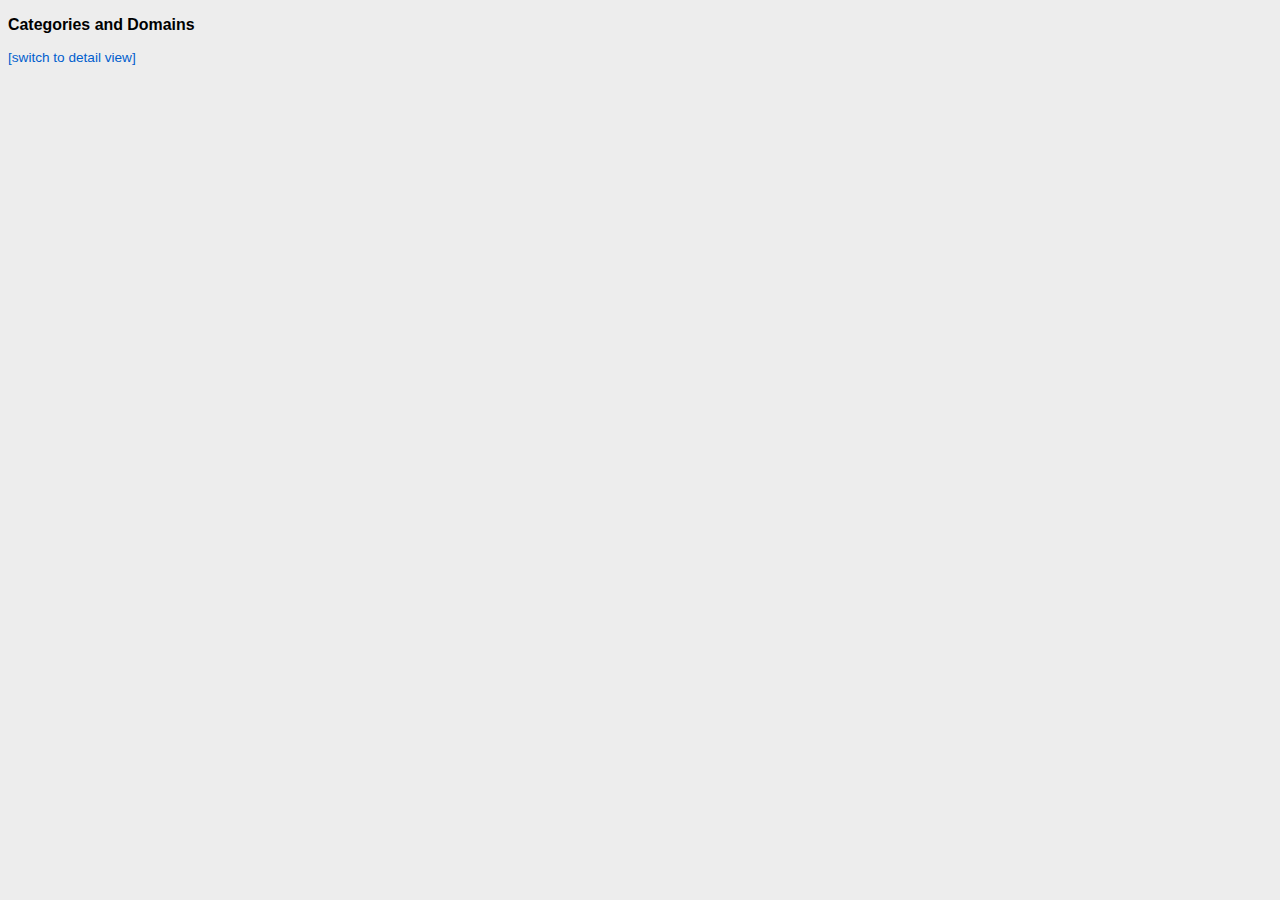
<file: static/apps/matchmaker/mjt/examples/schemas/index.html>
<!DOCTYPE html PUBLIC "-//W3C//DTD XHTML 1.0 Transitional//EN"
	"http://www.w3.org/TR/xhtml1/DTD/xhtml1-transitional.dtd">
<html xmlns="http://www.w3.org/1999/xhtml" xml:lang="en" lang="en">
<head>
<meta http-equiv="Content-Type" content="text/html; charset=utf-8"></meta>
<title>All domains</title>
<script type="text/javascript" src="../../mjt.js"></script>
<script type="text/javascript" src="./util.js"></script>
<link type="text/css" rel="stylesheet" href="chrome.css" />
</head>

<body onload="mjt.run('top')">

<div id="top" style="display:none;"> 
<h3>Categories and Domains</h3>
<a href="all_domains_detail.html">[switch to detail view]</a> 
    <div mjt.script="1">document.title='all domains';</div>
    <div mjt.task="o">
       mjt.freebase.MqlRead([{
         "type":"/freebase/domain_category",
         "name":null,
         "id":null,
         "domains":[{
           "type":"/type/domain",
           "id":null,
           "name":null,
           "types":[],
           "owners":[{
             "optional":true,
             "name":null,
             "id":null,
             "member":[{
               "optional":true,
               "name":null,
               "sort":"name",
               "id":null,
               "a:type":"/freebase/user_profile"
             }]
           }]
         }]
       }])
    </div>

    <table mjt.for="category in o.result" cellpadding="2">
   
      <tr><td>&nbsp;</td></tr>
      <tr>
        <td width="20"></td><td width="150" align="left"><b>$category.name</b>
          <div mjt.script="">
            function compareCounts(a,b) {
              if (a.types.length &lt; b.types.length) return 1;
              if (a.types.length &gt; b.types.length) return -1;
              return 0;
            }
            category.domains.sort(compareCounts);
          </div>
        </td>
        <td align="right"><b>types</b></td>
        <td align="left">&nbsp;<b>key</b></td>
        <td align="left"><b>admins</b></td>
      </tr>
      <tr mjt.for="domain in category.domains">
        <td width="20">        
        </td>
        <td width="150" align="left">
          <a href="domain.html?id=$domain.id">
             $domain.name</a>
        </td>     
        <td align="right" width="30">
          $domain.types.length
        </td>
        <td width="150" align="left">
          &nbsp;$domain.id
        </td>
        <td><span mjt.for="owner in domain.owners">
              <span mjt.for="i,member in owner.member"><span mjt.if="i &gt; 0">,</span><a href="http://www.freebase.com/view$member.id">
                  $member.name</a></span></span></td>
      </tr>
    </table>
</div>

</body>
</html>
</file>
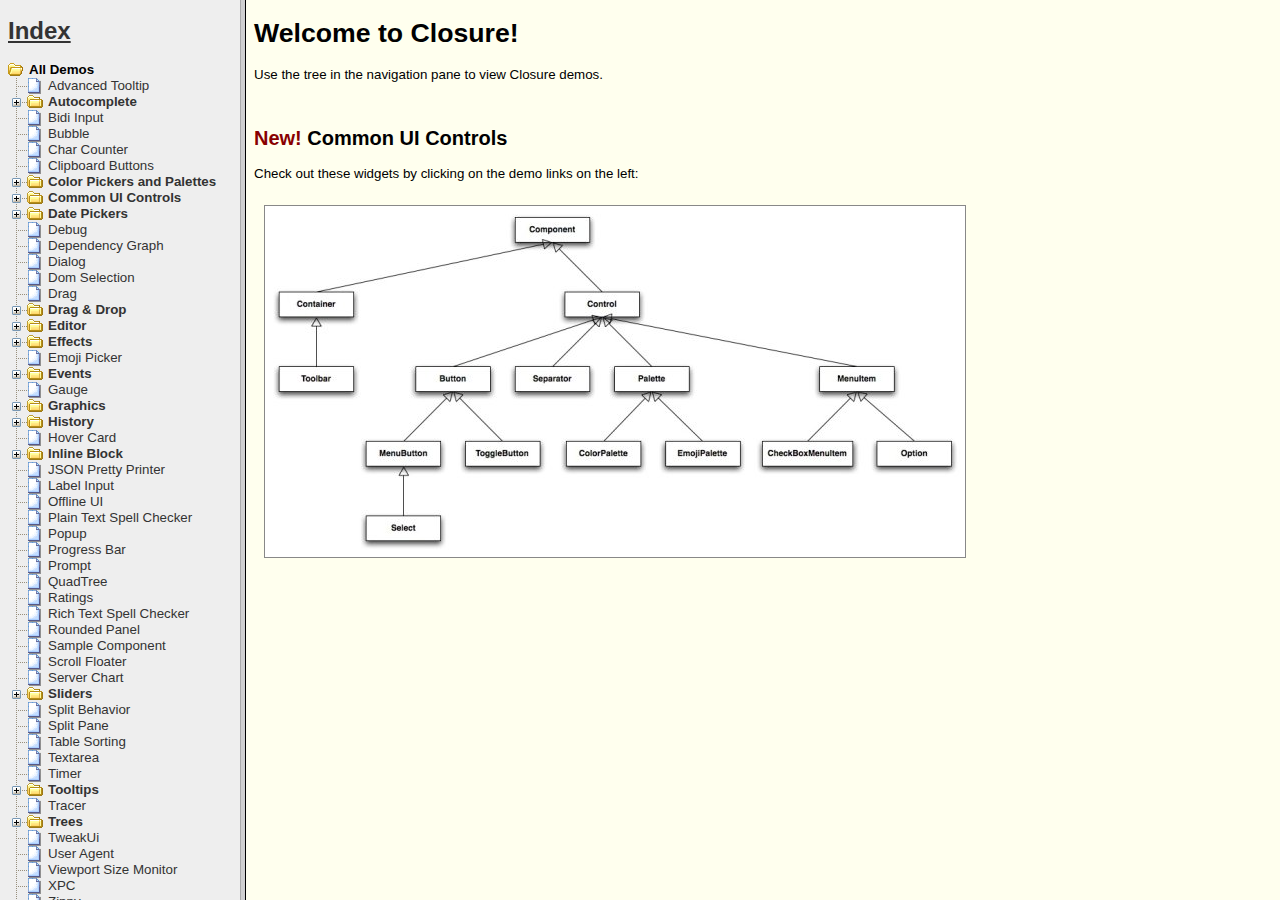
<file: static/lib/closure-library/closure/goog/demos/index.html>
<!DOCTYPE html>
<html>
<!--
Copyright 2010 The Closure Library Authors. All Rights Reserved.

Use of this source code is governed by the Apache License, Version 2.0.
See the COPYING file for details.
-->
<head>
  <title>Closure Demos</title>
</head>
<frameset cols="240,*">
  <!-- Old school, but it works a lot better than the old page... -->
  <frame name="nav" id="nav" src="index_nav.html">
  <frame name="demo" id="demo" src="index_splash.html">
  <noframes>
    Are you kidding me?  No frames?!?
  </noframes>
</frameset>
</html>
</file>
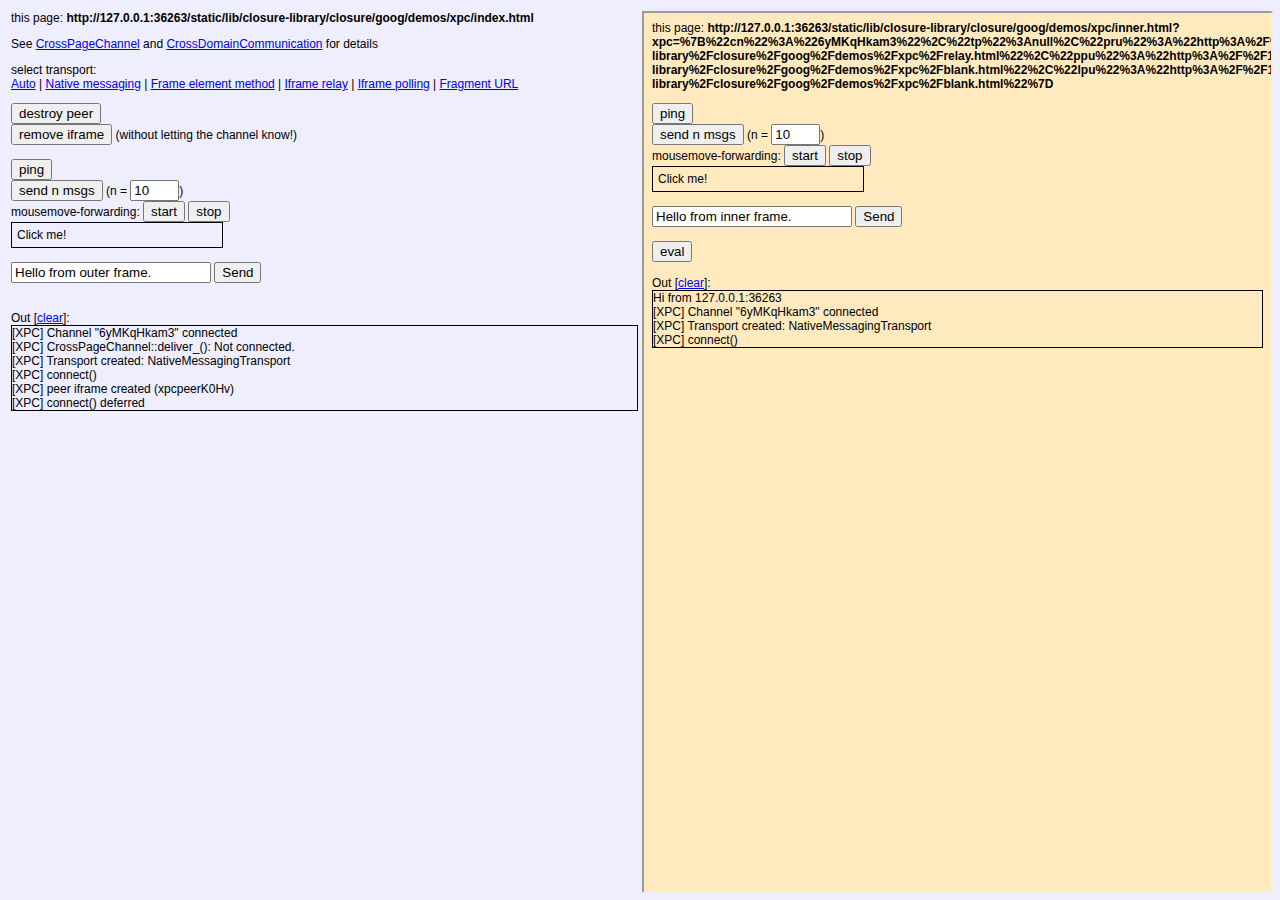
<file: static/lib/closure-library/closure/goog/demos/xpc/index.html>
<html>
<!--
Copyright 2010 The Closure Library Authors. All Rights Reserved.

Use of this source code is governed by the Apache License, Version 2.0.
See the COPYING file for details.
-->
<head>

<script src="../../base.js"></script>
<script src="xpcdemo.js"></script>
<script>
  if (!window.location.href.match(/suppressinit/)) {
    initOuter();
  }
</script>

<style type="text/css">
body, td {
  background-color: #eeeeff;
  font-family: arial,verdana,sans-serif;
  font-size: 12px;
}
</style>
</head>
<body>


<table border=0 width="100%" height="100%"><tr><td width="50%" valign="top">


<p>
this page: <b><script type="text/javascript">document.write(location.href)</script></b>
</p>

<p>See <a href="http://wiki/Main/CrossPageChannel">CrossPageChannel</a> and
<a href="http://wiki/Main/CrossDomainCommunication">CrossDomainCommunication</a> for details</a></p>

<p>
select transport:<br/>
<a href="?">Auto</a> |
<a href="?tp=1">Native messaging</a> |
<a href="?tp=2">Frame element method</a> |
<a href="?tp=3">Iframe relay</a> |
<a href="?tp=4">Iframe polling</a> |
<!--a href="?tp=5">Flash</a-->
<a href="?tp=6">Fragment URL</a>
<p/>

<div id="inactive">
  <input type="button" onclick="xpcdemo.initOuter();" value="create peer"/><br/>
</div>

<div id="active" style="display:none";>

<input type="button" onclick="xpcdemo.teardown();" value="destroy peer"/><br/>
<input type="button" onclick="xpcdemo.peerIframe.parentNode.removeChild(xpcdemo.peerIframe);" value="remove iframe"/> (without letting the channel know!)<br/>
<br/>

<input type="button" value="ping" onclick="xpcdemo.ping();"/><br/>
<input type="button" value="send n msgs" onclick="numMsgs = parseInt(document.getElementById('num').value); xpcdemo.sendN(isNaN(numMsgs) ? 10 : numMsgs);"/>
(n = <input type="text" size=3 value=10 id="num" />)<br/>

mousemove-forwarding:
<input type="button" onclick="xpcdemo.startMousemoveForwarding();" value="start"/>
<input type="button" onclick="xpcdemo.stopMousemoveForwarding();" value="stop"/>
<div id="clickfwd" style="padding:5px; width:200px; cursor:pointer; border: 1px #000000 solid;">Click me!</div>
<br/>

<input id="msgtext" type="text" value="Hello from outer frame." style="width:200px"/>
<input type="button" value="Send" onclick="xpcdemo.channel.send('log', document.getElementById('msgtext').value);"/>

</div>

<br/><br/>
Out [<a href="#" onclick="document.getElementById('console').innerHTML = ''; return false;">clear</a>]: <br/>
<div id="console" style="border:1px #000000 solid;"></div>



</td><td width="50%" valign="top" id="iframeContainer">


</td></tr></table>



</body>
</html>
</file>
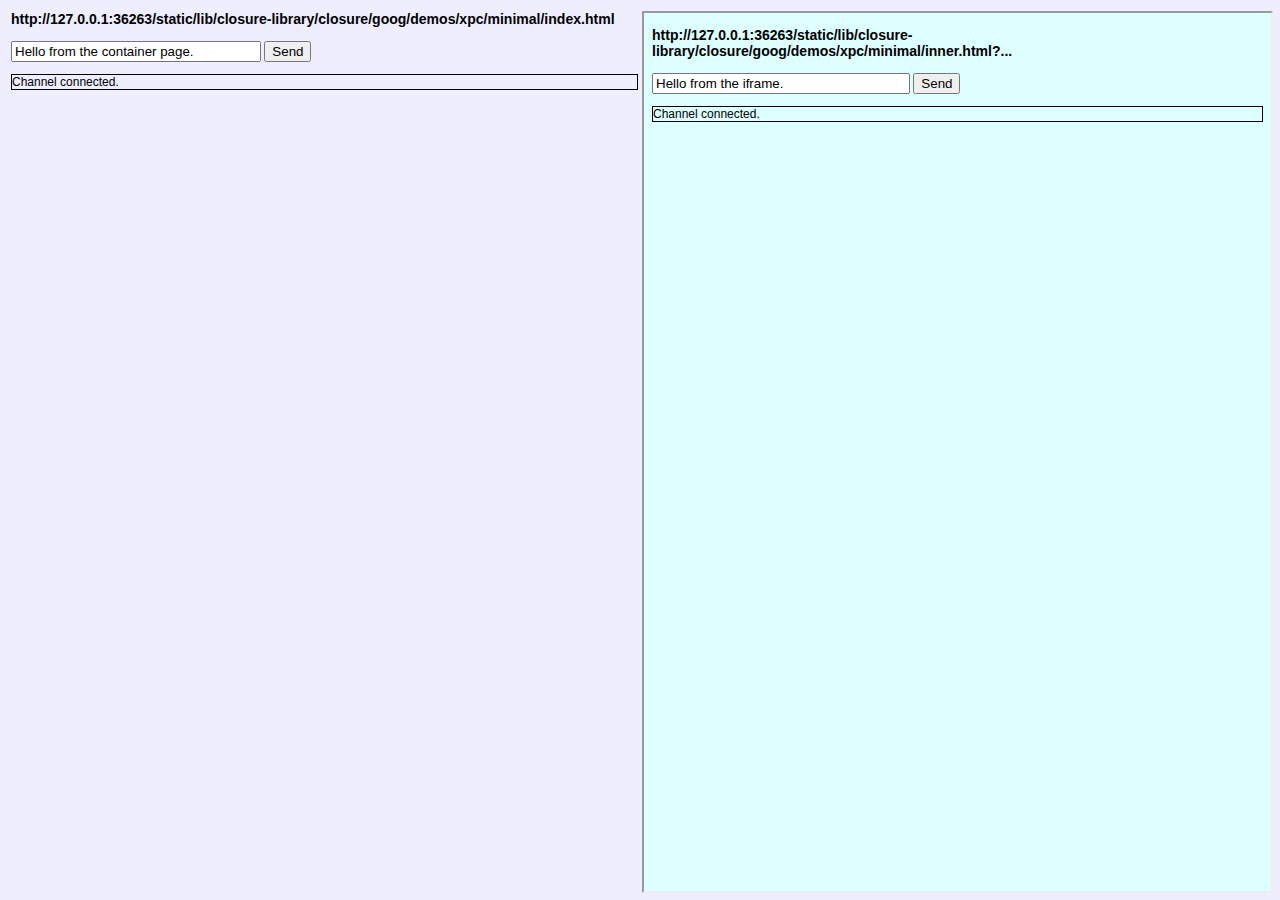
<file: static/lib/closure-library/closure/goog/demos/xpc/minimal/index.html>
<html>
<!--
Copyright 2010 The Closure Library Authors. All Rights Reserved.

Use of this source code is governed by the Apache License, Version 2.0.
See the COPYING file for details.
-->
<head>

<script type="text/javascript" src="../../../base.js"></script>
<script type="text/javascript">

goog.require('goog.dom');
goog.require('goog.events');
goog.require('goog.net.xpc.CrossPageChannel');

</script>
<script type="text/javascript">

var channel;
var logEl;

/**
 * Writes a message to the log.
 * @param {string} msg The message text.
 */
function log(msg) {
  logEl || (logEl = goog.dom.getElement('log'));

  var msgEl = goog.dom.createDom('div');
  msgEl.innerHTML = msg;
  logEl.insertBefore(msgEl, logEl.firstChild);
}


goog.events.listen(window, 'load', function() {

  // Build the channel configuration.
  var cfg = {};

  var ownUri = new goog.Uri(window.location.href);
  var peerDomain = ownUri.getParameterValue('peerdomain') || ownUri.getDomain();
  var peerUri = ownUri.clone().setDomain(peerDomain);

  var localRelayUri = ownUri.resolve(new goog.Uri('relay.html'));
  var peerRelayUri = peerUri.resolve(new goog.Uri('relay.html'));

  var localPollUri = ownUri.resolve(new goog.Uri('blank.html'));
  var peerPollUri = peerUri.resolve(new goog.Uri('blank.html'));


  cfg[goog.net.xpc.CfgFields.LOCAL_RELAY_URI] = localRelayUri.toString();
  cfg[goog.net.xpc.CfgFields.PEER_RELAY_URI] = peerRelayUri.toString();

  cfg[goog.net.xpc.CfgFields.LOCAL_POLL_URI] = localPollUri.toString();
  cfg[goog.net.xpc.CfgFields.PEER_POLL_URI] = peerPollUri.toString();

  // Set the URI of the peer page.
  var peerUri = ownUri.resolve(
      new goog.Uri('inner.html')).setDomain(peerDomain);
  cfg[goog.net.xpc.CfgFields.PEER_URI] = peerUri;

  // Create the channel.
  channel = new goog.net.xpc.CrossPageChannel(cfg);

  // Create the peer iframe.
  channel.createPeerIframe(
      goog.dom.getElement('iframeContainer'));

  channel.registerService('log', log);

  channel.connect(function() {
    log('Channel connected.');
  });
});

</script>
<style type="text/css">
body, td {
  background-color: #eeeeff;
  font-family: arial,verdana;
  font-size: 12px;
}
</style>
</head>
<body>

<table border=0 width="100%" height="100%"><tr><td width="50%" valign="top">

<h3><script type="text/javascript">document.write(location.href.replace(/\?.*/,'?...'))</script></h3>

<p>
<input type="text" id="msgInput" value="Hello from the container page."
    style="width:250px">
<input type="button" value="Send" onclick="
    channel.send('log', goog.dom.getElement('msgInput').value)">
</p>

<div id="log" style="border: 1px #000 solid;"></div>
</td><td width="50%" valign="top" id="iframeContainer">

</td></tr></table>

</body>
</html>
</file>
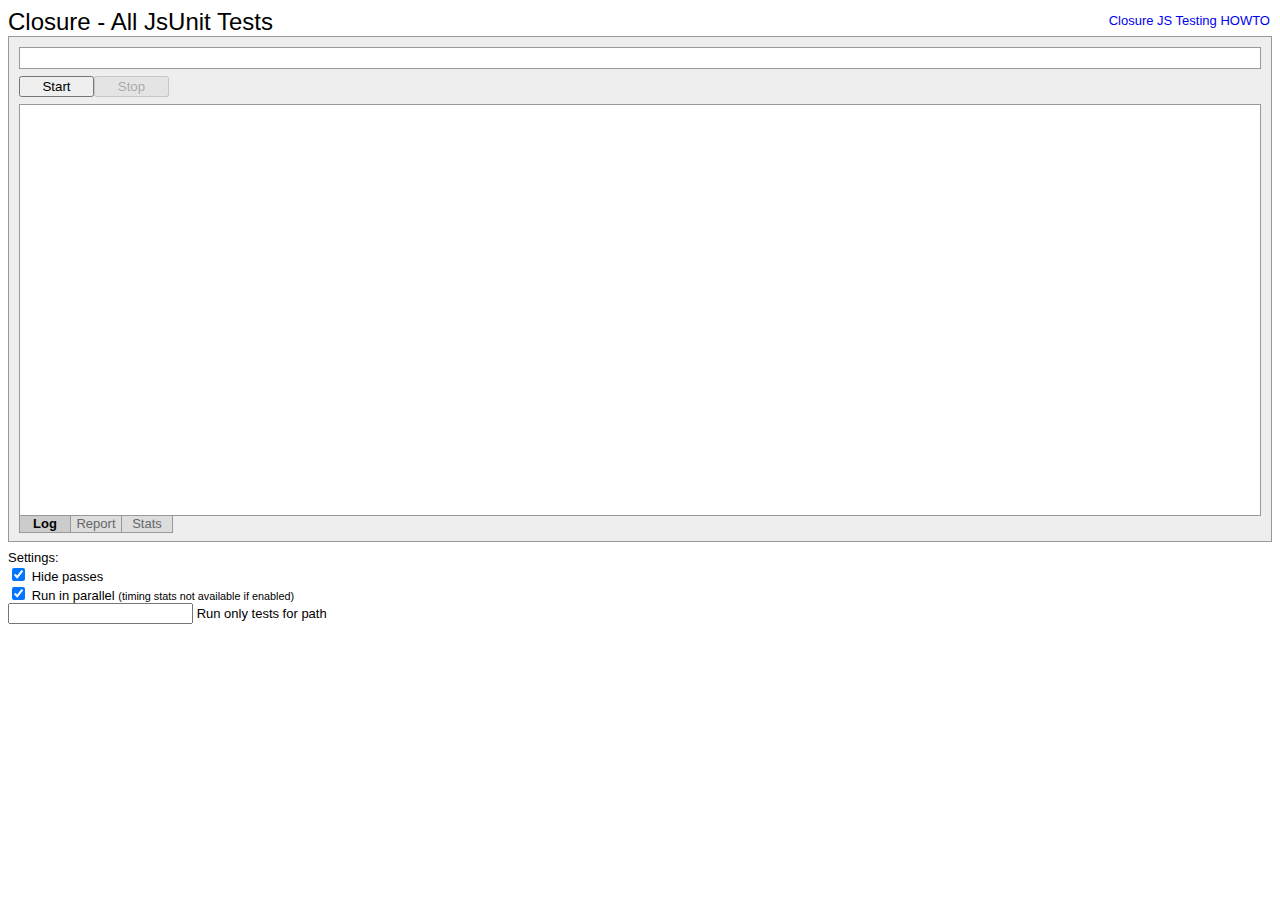
<file: static/lib/closure-library/all_tests.html>
<!DOCTYPE html>
<html>
<!--
Copyright 2009 The Closure Library Authors. All Rights Reserved.

Use of this source code is governed by the Apache License, Version 2.0.
See the COPYING file for details.
-->
<head>
<title>Closure - All JsUnit Tests</title>
<script src="closure/goog/base.js"></script>
<script src="alltests.js"></script>
<script>
goog.require('goog.userAgent.product');
goog.require('goog.testing.MultiTestRunner');
</script>
<link rel="stylesheet" href="closure/goog/css/multitestrunner.css" type="text/css">
<style>
h1 {
  font: normal x-large arial, helvetica, sans-serif;
  margin: 0;
}
p, form {
  font: normal small sans-serif;
  margin: 0;
}
#header {
  position: absolute;
  right: 10px;
  top: 13px;
}
#footer {
  margin-top: 8px;
}
a {
  text-decoration: none;
}
a:hover {
  text-decoration: underline;
}
.warning {
  font-size: 14px;
  font-weight: bold;
  width: 80%;
}
</style>
</head>
<body>

<script>
  if (goog.userAgent.product.CHROME &&
      window.location.toString().indexOf('file:') == 0) {
    document.write(
        '<div class="warning">' +
        'WARNING: Due to Chrome\'s security restrictions ' +
        'this test will not be able to load files off your local disk ' +
        'unless you start Chrome with:<br>' +
        '<code>--allow-file-access-from-files</code></div><br>');
  }
</script>

<h1>Closure - All JsUnit Tests</h1>
<p id="header">
  <a href="http://wiki/Main/ClosureUnitTests">Closure JS Testing HOWTO</a>
</p>
<div id="runner"></div>
<!--  Use a form so browser persists input values -->
<form id="footer" onsubmit="return false">
  Settings:<br>
  <input type="checkbox" name="hidepasses" id="hidepasses" checked>
  <label for="hidepasses">Hide passes</label><br>
  <input type="checkbox" name="parallel" id="parallel" checked>
  <label for="parallel">Run in parallel</label>
  <small>(timing stats not available if enabled)</small><br>
  <input type="text" name="filter" id="filter" value="">
  <label for="filter">Run only tests for path</label>
</form>
<script>
  var hidePassesInput = document.getElementById('hidepasses');
  var parallelInput = document.getElementById('parallel');
  var filterInput = document.getElementById('filter');

  function setFilterFunction() {
    var matchValue = filterInput.value || '';
    testRunner.setFilterFunction(function(testPath) {
      return testPath.indexOf(matchValue) > -1;
    });
  }

  // Create a test runner and render it.
  var testRunner = new goog.testing.MultiTestRunner()
      .setName(document.title)
      .setBasePath('./')
      .setPoolSize(parallelInput.checked ? 8 : 1)
      .setStatsBucketSizes(5, 500)
      .setHidePasses(hidePassesInput.checked)
      //.setVerbosePasses(true)
      .addTests(_allTests);
  testRunner.render(document.getElementById('runner'));

  goog.events.listen(hidePassesInput, 'click', function(e) {
    testRunner.setHidePasses(e.target.checked);
  });

  goog.events.listen(parallelInput, 'click', function(e) {
    testRunner.setPoolSize(e.target.checked ? 8 : 1);
  });

  goog.events.listen(filterInput, 'keyup', setFilterFunction);
  setFilterFunction();
</script>
</body>
</html>
</file>
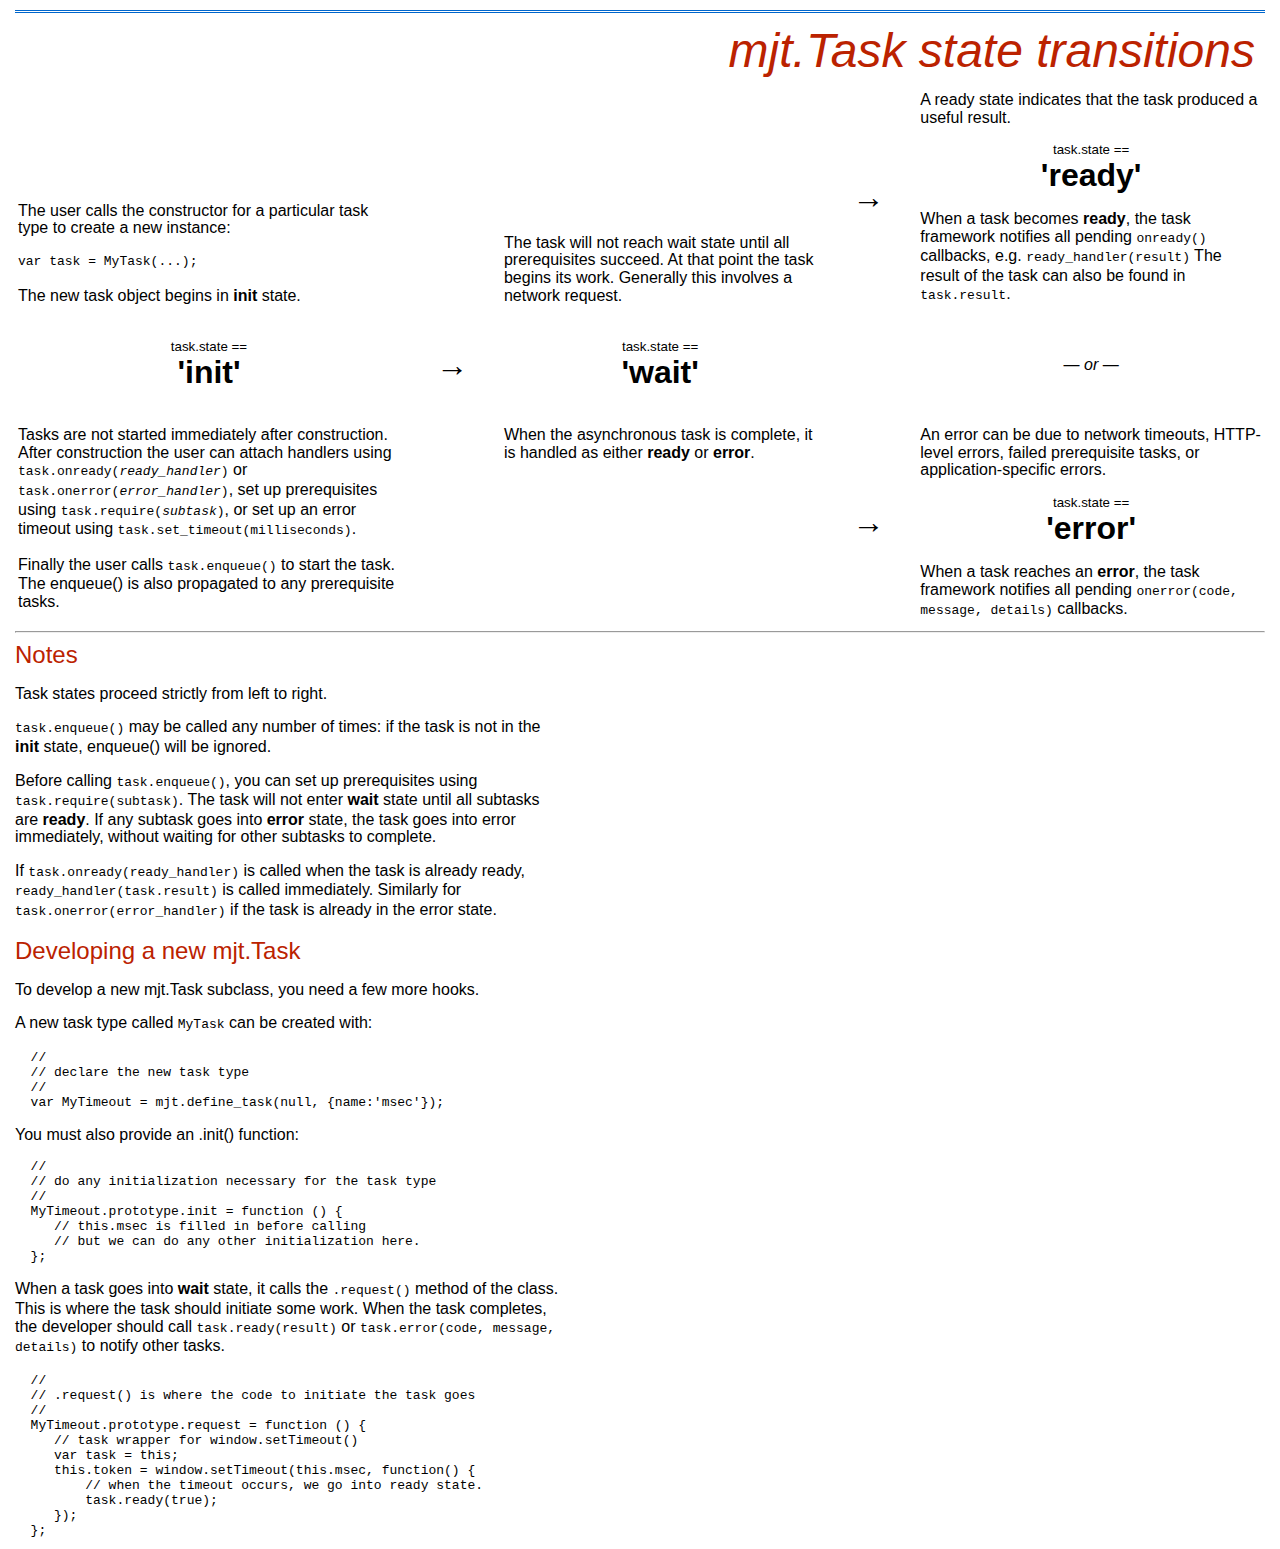
<file: static/apps/matchmaker/mjt/doc/taskstate.html>
<html xmlns="http://www.w3.org/1999/xhtml" xml:lang="en" lang="en">
<head>
<meta http-equiv="Content-Type" content="text/html; charset=utf-8" />
<title>the mjt.Task lifecycle</title>
<link rel="stylesheet" href="./style.css" type="text/css" />
<style type="text/css">

.stateeq {
  display: block;
  font-size: smaller;
}
.stateval {
  display: block;
  font-weight: bold;
  font-size: 200%;
}

.statecell {
  margin: 1em;
}

.taskstate {
  font-weight: bold;
}

.arrowcell {
  margin: 1em;
  font-size: 200%;
}

td {
  text-align: center;
}

p {
  text-align: left;
}

.orsep {
  margin: 3em;
}

.topofstate {
  vertical-align: bottom;
}

.bottomofstate {
  vertical-align: top;
}

</style>
</head>
<body>
<div class="document">
<h1 class="title">mjt.Task state transitions</h1>

<table>
<tr>
<td class="topofstate">

<p>
The user calls the constructor for a particular task type to create a new
instance:
</p>
<p>
  <code>var task = MyTask(...);</code>
</p>
<p>
  The new task object begins in <span class="taskstate">init</span> state.
</p>

</td><td>
</td><td class="topofstate">

<p>
The task will not reach wait state until all prerequisites succeed.
At that point the  task begins its work.  Generally this involves
a network request.
</p>



</td><td>

<div>
  <div class="arrowcell">
  <span class="arrow">&rarr;</span>
  </div>
</div>

</td><td>

<p>
A ready state indicates that the task produced a useful result.
</p>
  
  <div>
    <div class="statecell">
    <span class="stateeq">task.state ==</span>
    <span class="stateval">'ready'</span>
    </div>
  </div>

<p>

When a task becomes <span class="taskstate">ready</span>,
the task framework notifies all pending
<code>onready()</code> callbacks, e.g.
<code>ready_handler(result)</code>
The result of the task can also be
found in <code>task.result</code>.
</p>

</td></tr>

<tr><td>

<div class="statecell">
<span class="stateeq">task.state ==</span>
<span class="stateval">'init'</span>
</div>


</td><td>

  <div>
    <div class="arrowcell">
    <span class="arrow">&rarr;</span>
    </div>
  </div>

</td><td>


<div class="statecell">
<span class="stateeq">task.state ==</span>
<span class="stateval">'wait'</span>
</div>

</td><td>
</td><td>

<div class="orsep">
&mdash;
<i>or</i>
&mdash;
</div>

</td></tr>

<tr><td class="bottomofstate">

<p>
Tasks are not started immediately after
construction.  After construction the user
can attach handlers using <code>task.onready(<i>ready_handler</i>)</code> or <code>task.onerror(<i>error_handler</i>)</code>,
set up prerequisites using <code>task.require(<i>subtask</i>)</code>, or set up an
error timeout using <code>task.set_timeout(milliseconds)</code>.
</p>
<p>
Finally the user calls <code>task.enqueue()</code> to start the
task.  The enqueue() is also propagated to any
prerequisite tasks.
</p>

</td><td>
</td><td class="bottomofstate">

<p>
When the asynchronous task is complete,
it is handled as either <span class="taskstate">ready</span> or <span class="taskstate">error</span>.
</p>

</td><td>

  <div>
    <div class="arrowcell">
    <span class="arrow">&rarr;</span>
    </div>
  </div>


</td><td>
<p>
An error can be due to network timeouts, HTTP-level errors, failed prerequisite
tasks, or application-specific errors.
</p>

  <div>
    <div class="statecell">
    <span class="stateeq">task.state ==</span>
    <span class="stateval">'error'</span>
    </div>
  </div>

<p>
When a task reaches an <span class="taskstate">error</span>,
the task framework notifies all pending
<code>onerror(code, message, details)</code> callbacks.
</p>

</td></tr></table>

<hr></hr>

<h2>Notes</h2>

<p>
Task states proceed strictly from left to right.
</p>

<p>
<code>task.enqueue()</code> may be called any number of times:
if the task is not in the <span class="taskstate">init</span> state, enqueue() will be ignored.
</p>

<p>

Before calling <code>task.enqueue()</code>, you can set up prerequisites using
<code>task.require(subtask)</code>.  The task will not enter
<span class="taskstate">wait</span> state until all subtasks are
<span class="taskstate">ready</span>.  If any subtask goes into
<span class="taskstate">error</span> state, the task goes into error immediately, without
waiting for other subtasks to complete.
</p>

<p>
If <code>task.onready(ready_handler)</code> is called when the task
is already ready, <code>ready_handler(task.result)</code> is called immediately.
Similarly for <code>task.onerror(error_handler)</code> if the task is
already in the error state.
</p>


<h2>Developing a new mjt.Task</h2>

<p>
To develop a new mjt.Task subclass, you need a few more hooks.
</p>

<p>
A new task type called <code>MyTask</code> can be created with:
</p>
<pre>
  //
  // declare the new task type
  // 
  var MyTimeout = mjt.define_task(null, {name:'msec'});
</pre>

<p>
You must also provide an .init() function:
</p>
<pre>
  //
  // do any initialization necessary for the task type
  //
  MyTimeout.prototype.init = function () {
     // this.msec is filled in before calling
     // but we can do any other initialization here.
  };
</pre>

<p>
When a task goes into <span class="taskstate">wait</span> state, 
it calls the <code>.request()</code> method of the class.  This
is where the task should initiate some work.  When the task
completes, the developer should call <code>task.ready(result)</code>
or <code>task.error(code, message, details)</code> to notify other
tasks.
</p>

<pre>
  //
  // .request() is where the code to initiate the task goes
  //
  MyTimeout.prototype.request = function () {
     // task wrapper for window.setTimeout()
     var task = this;
     this.token = window.setTimeout(this.msec, function() {
         // when the timeout occurs, we go into ready state.
         task.ready(true);
     });
  };
</pre>


</div>
</body>
</html>
</file>
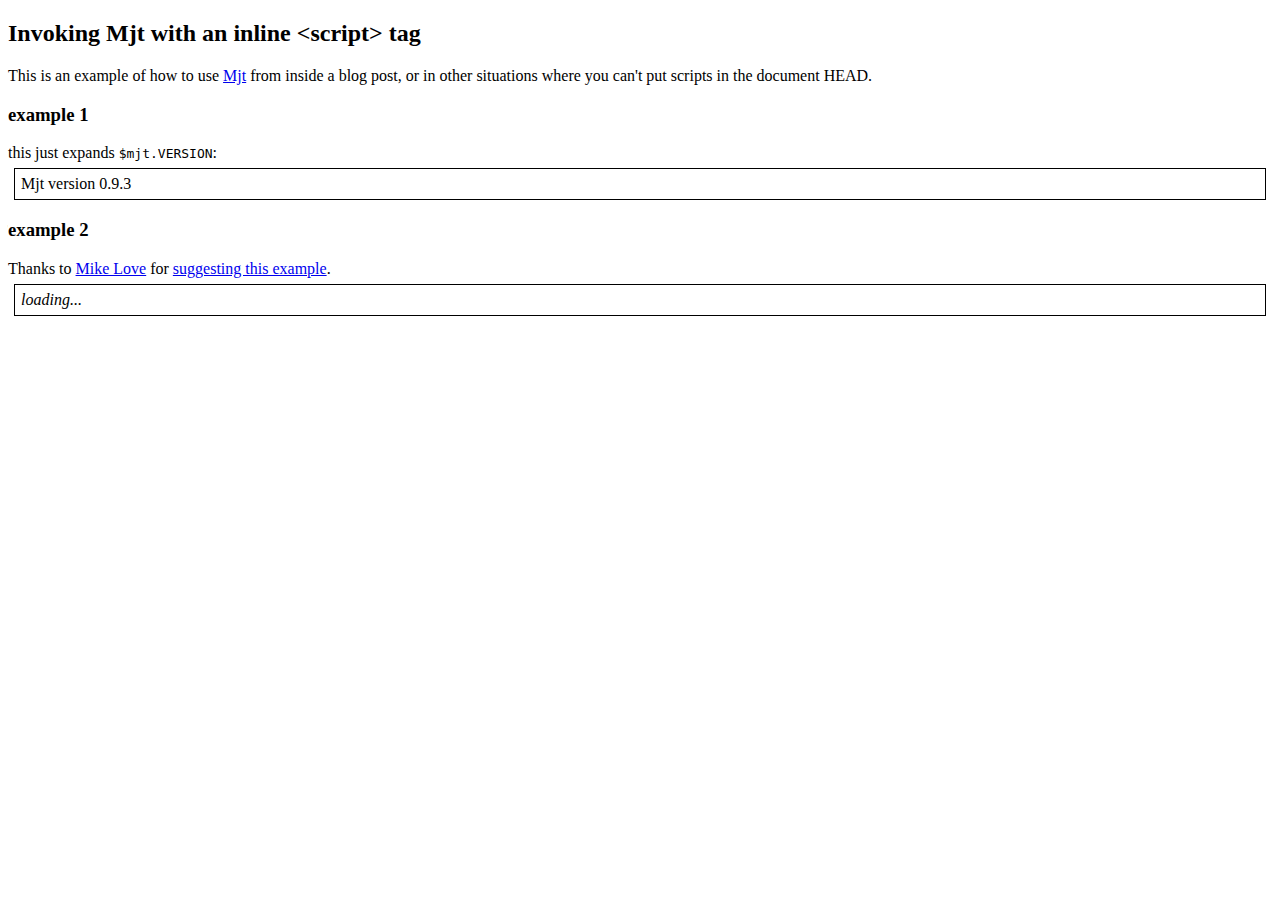
<file: static/apps/matchmaker/mjt/examples/inlinescript.html>
<!DOCTYPE html PUBLIC "-//W3C//DTD XHTML 1.0 Transitional//EN"
	"http://www.w3.org/TR/xhtml1/DTD/xhtml1-transitional.dtd">
<html xmlns="http://www.w3.org/1999/xhtml" xml:lang="en" lang="en">
<head>
<meta http-equiv="Content-Type" content="text/html; charset=utf-8"></meta>

<title>Invoking Mjt with an inline &lt;script&gt; tag</title>

<style type="text/css">
/* hide template code */
.mjtinline {
  display:none;
}
</style>

</head>
<body>

<h2>Invoking Mjt with an inline &lt;script&gt; tag</h2>
<div>
This is an example of how to use <a href="../">Mjt</a> from inside
a blog post, or in other situations where you can't put scripts in the
document HEAD.
</div>


<h3>example 1</h3>
this just expands <code>$mjt.VERSION</code>:
<div class="mjtinline">
  <script type="text/javascript" src="../mjtinline.js"></script>
  <div style="border:1px solid black; padding:6px; margin: 6px;">
    Mjt version $mjt.VERSION
  </div>
</div>


<h3>example 2</h3>
<div>
  Thanks to
  <a href="http://mikelove.wordpress.com/">Mike Love</a> for 
  <a href="http://mikelove.wordpress.com/2007/06/22/mjt-on-the-way-to-freebase-widgits/">suggesting this example</a>.
</div>

<div class="mjtinline">
  <script type="text/javascript" src="../mjtinline.js"></script>
  <div mjt.def="influenced(name)">
    <div mjt.task="q">
      mjt.freebase.MqlRead({
        name: name,
        id: null,
        type: '/influence/influence_node',
        influenced: [{
          date_of_birth: null,
          id: null,
          name: null,
          type: '/people/person'
        }]
      })
    </div>

    <div mjt.choose="q.state">
      <div mjt.when="ready">
        <a href="http://www.freebase.com/view?id=${encodeURIComponent(q.result.id)}"
           >$q.result.name</a> influenced:
        <ul>
          <li mjt.for="figure in q.result.influenced">
            <a href="http://www.freebase.com/view?id=${encodeURIComponent(q.result.id)}">$figure.name</a>, $figure.date_of_birth
          </li>
        </ul>
      </div>
      <div mjt.when="wait">
        <i>loading...</i>
      </div>
      <div mjt.when="error">
        ERROR
      </div>
    </div>
  </div>

  <div style="border:1px solid black; padding:6px; margin: 6px;">
    ${influenced("Georg Wilhelm Friedrich Hegel")}
  </div>
</div>


</body>
</html>
</file>
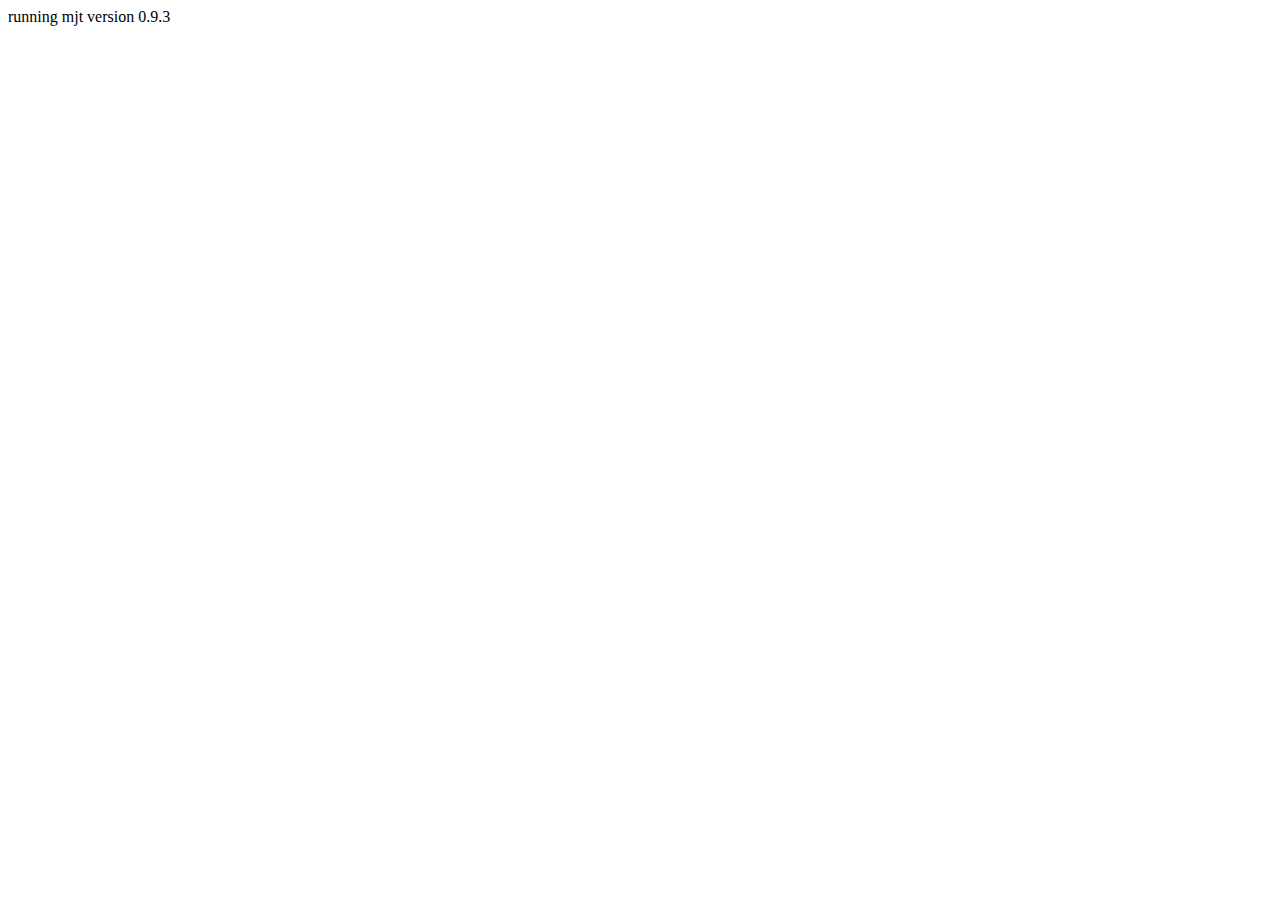
<file: static/apps/matchmaker/mjt/examples/minimal.html>
<!DOCTYPE html PUBLIC "-//W3C//DTD XHTML 1.0 Transitional//EN"
	"http://www.w3.org/TR/xhtml1/DTD/xhtml1-transitional.dtd">
<html xmlns="http://www.w3.org/1999/xhtml" xml:lang="en" lang="en">
<head>
<meta http-equiv="Content-Type" content="text/html; charset=utf-8"></meta>
<script type="text/javascript" src="../mjt.js"></script>
<title>a minimal mjt example</title>
</head>
<body onload="mjt.run()" style="display:none">
    running mjt version $mjt.VERSION
</body></html>
</file>
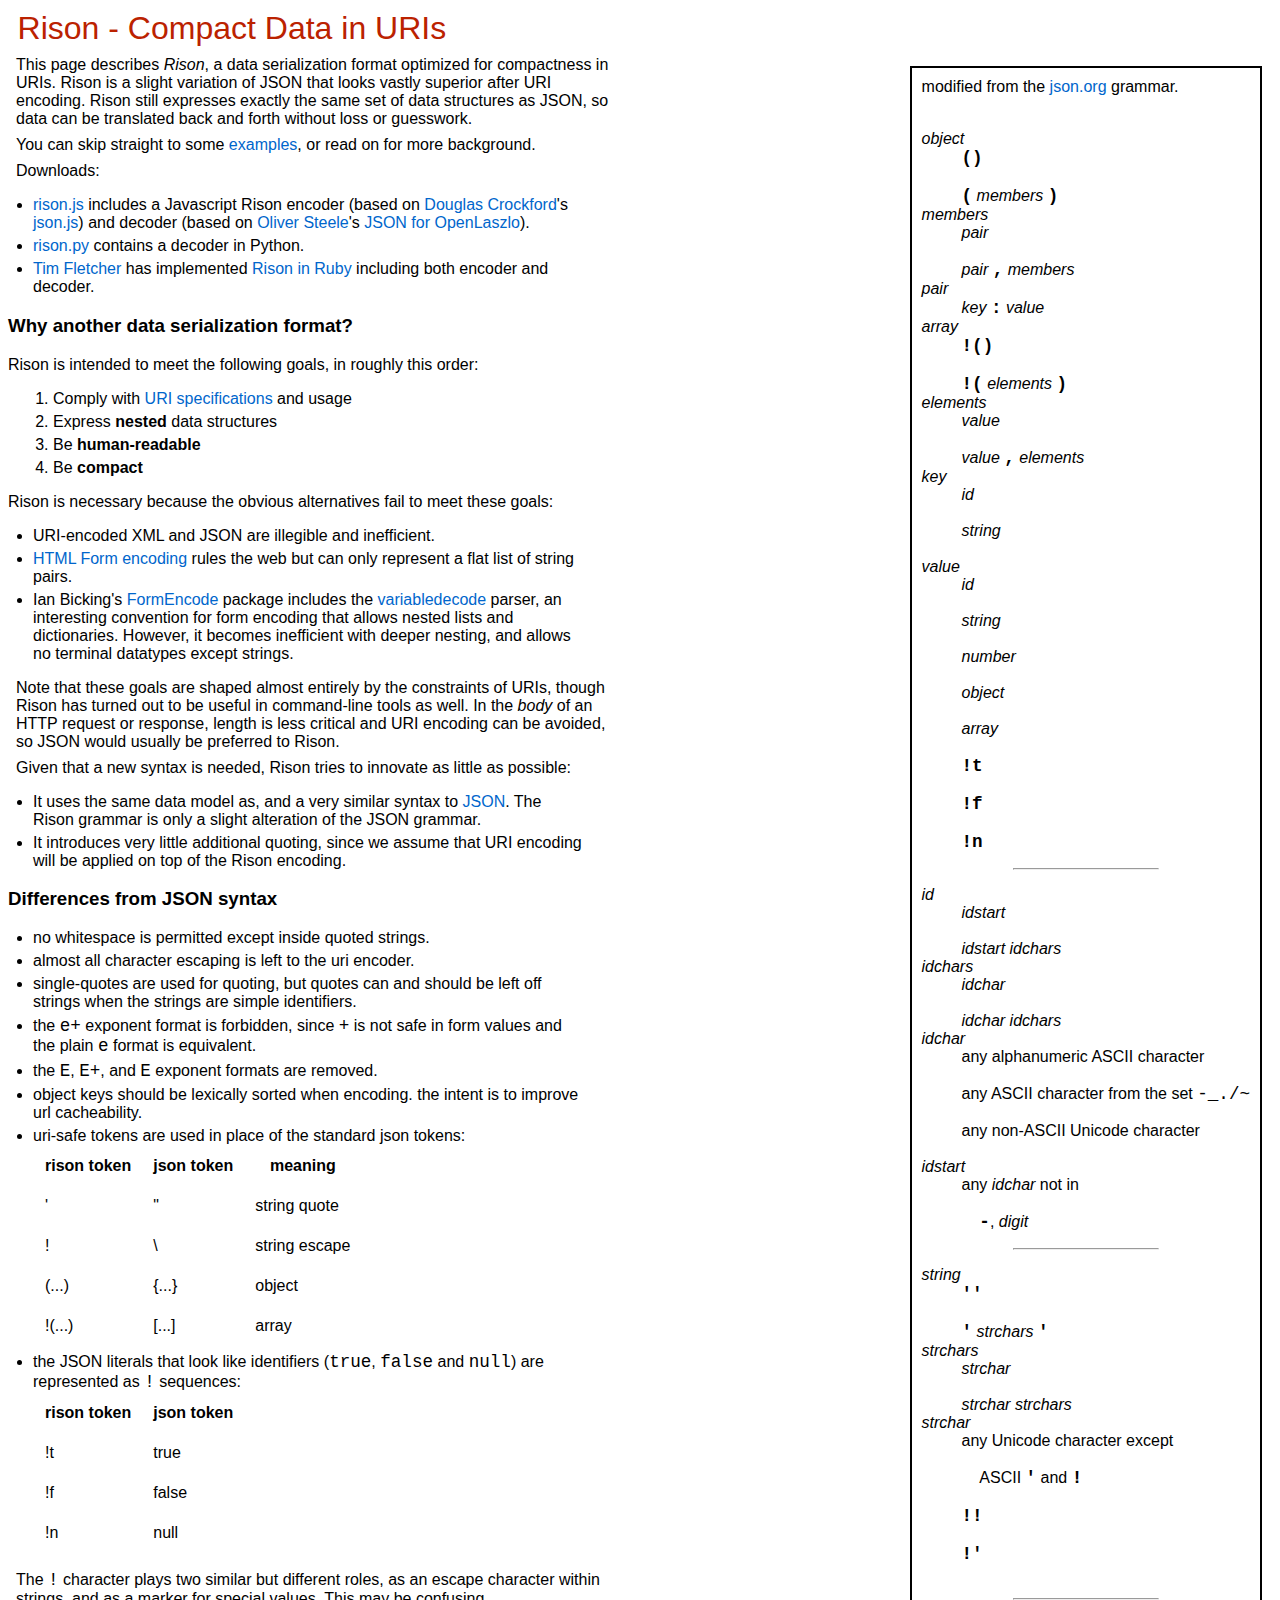
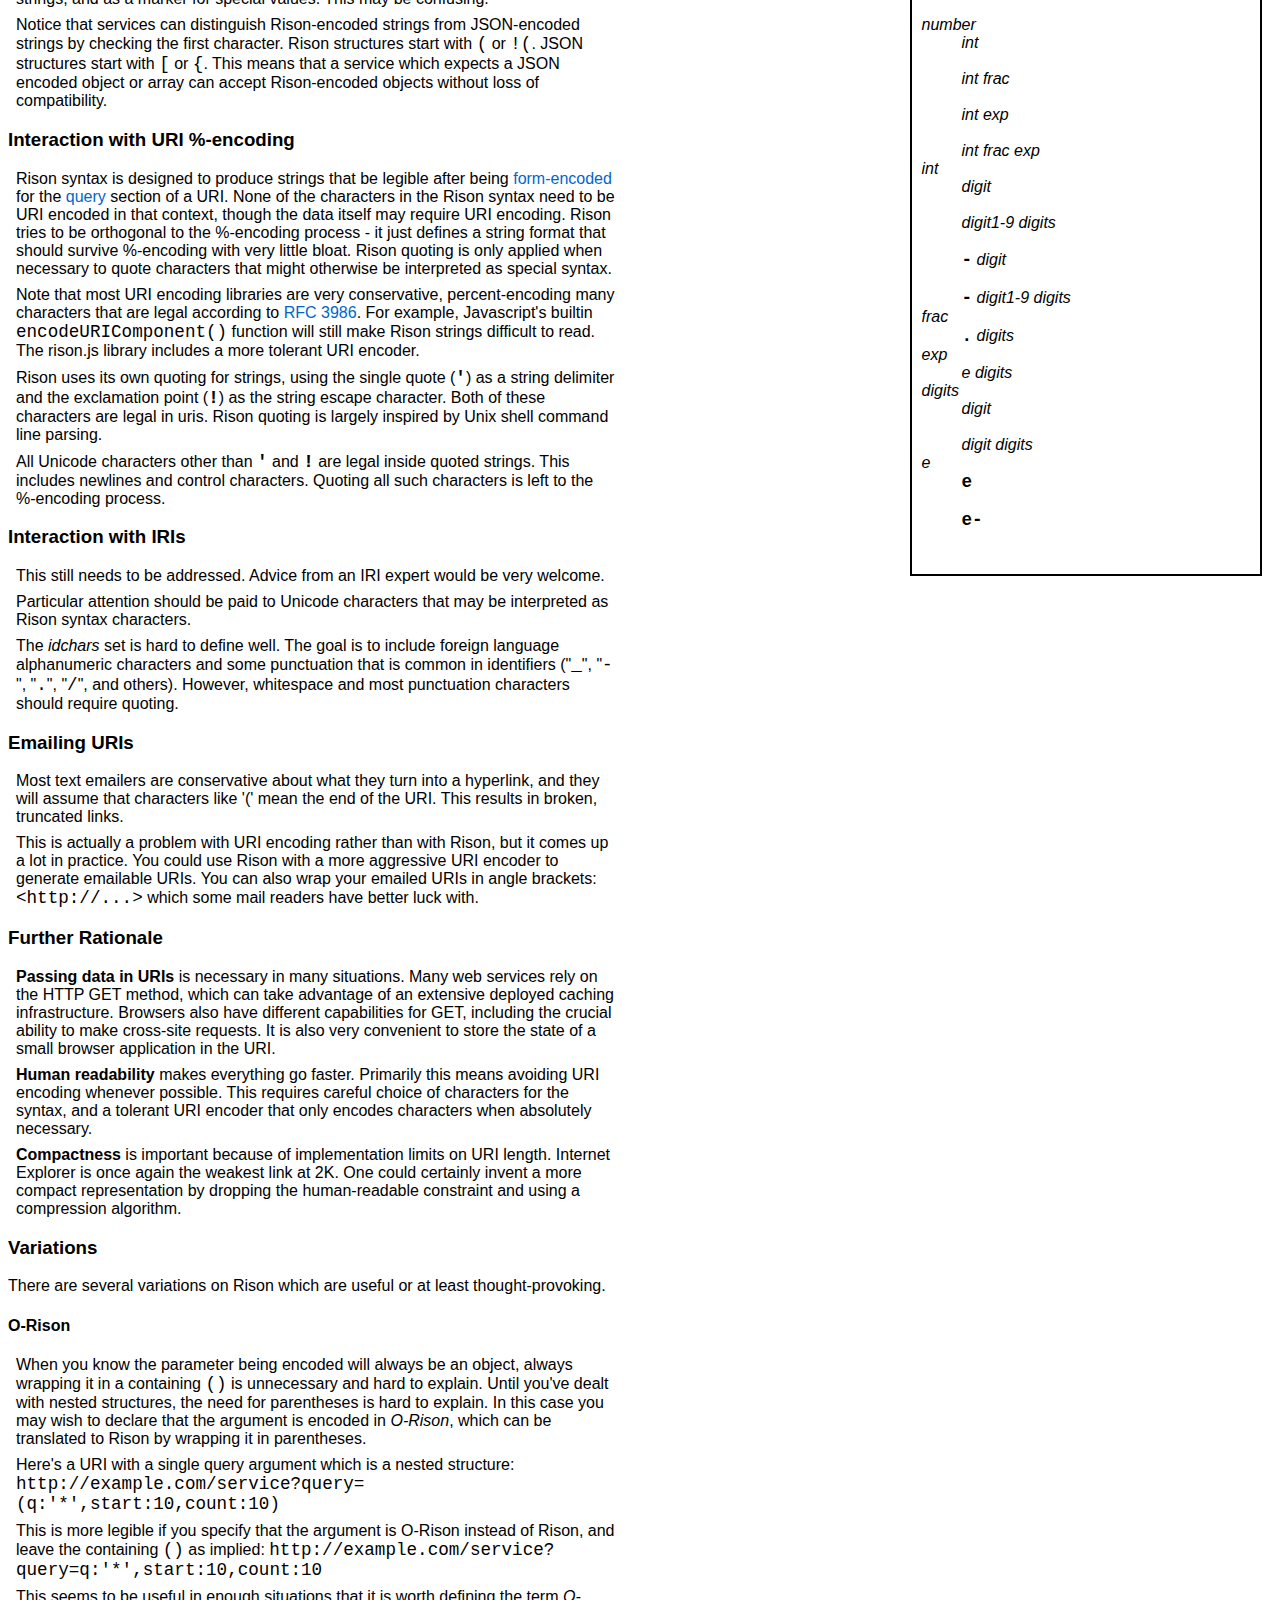
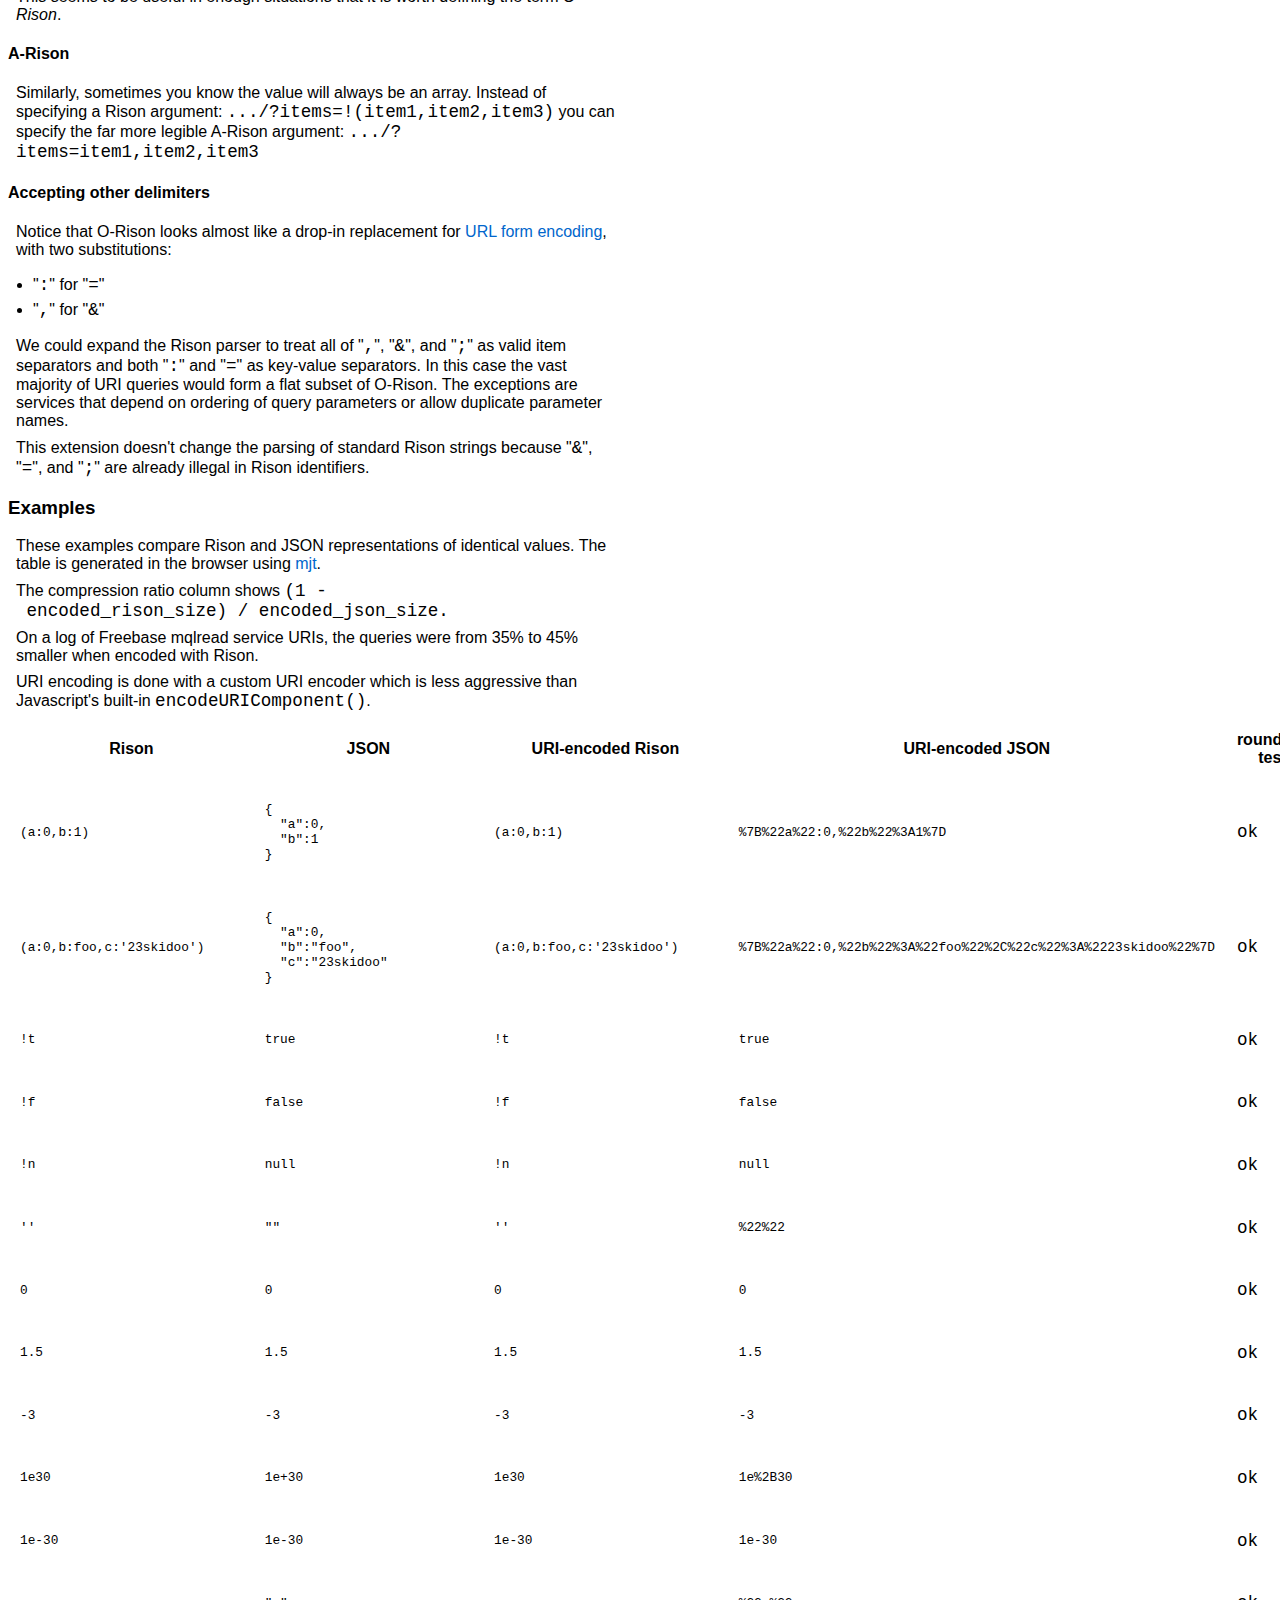
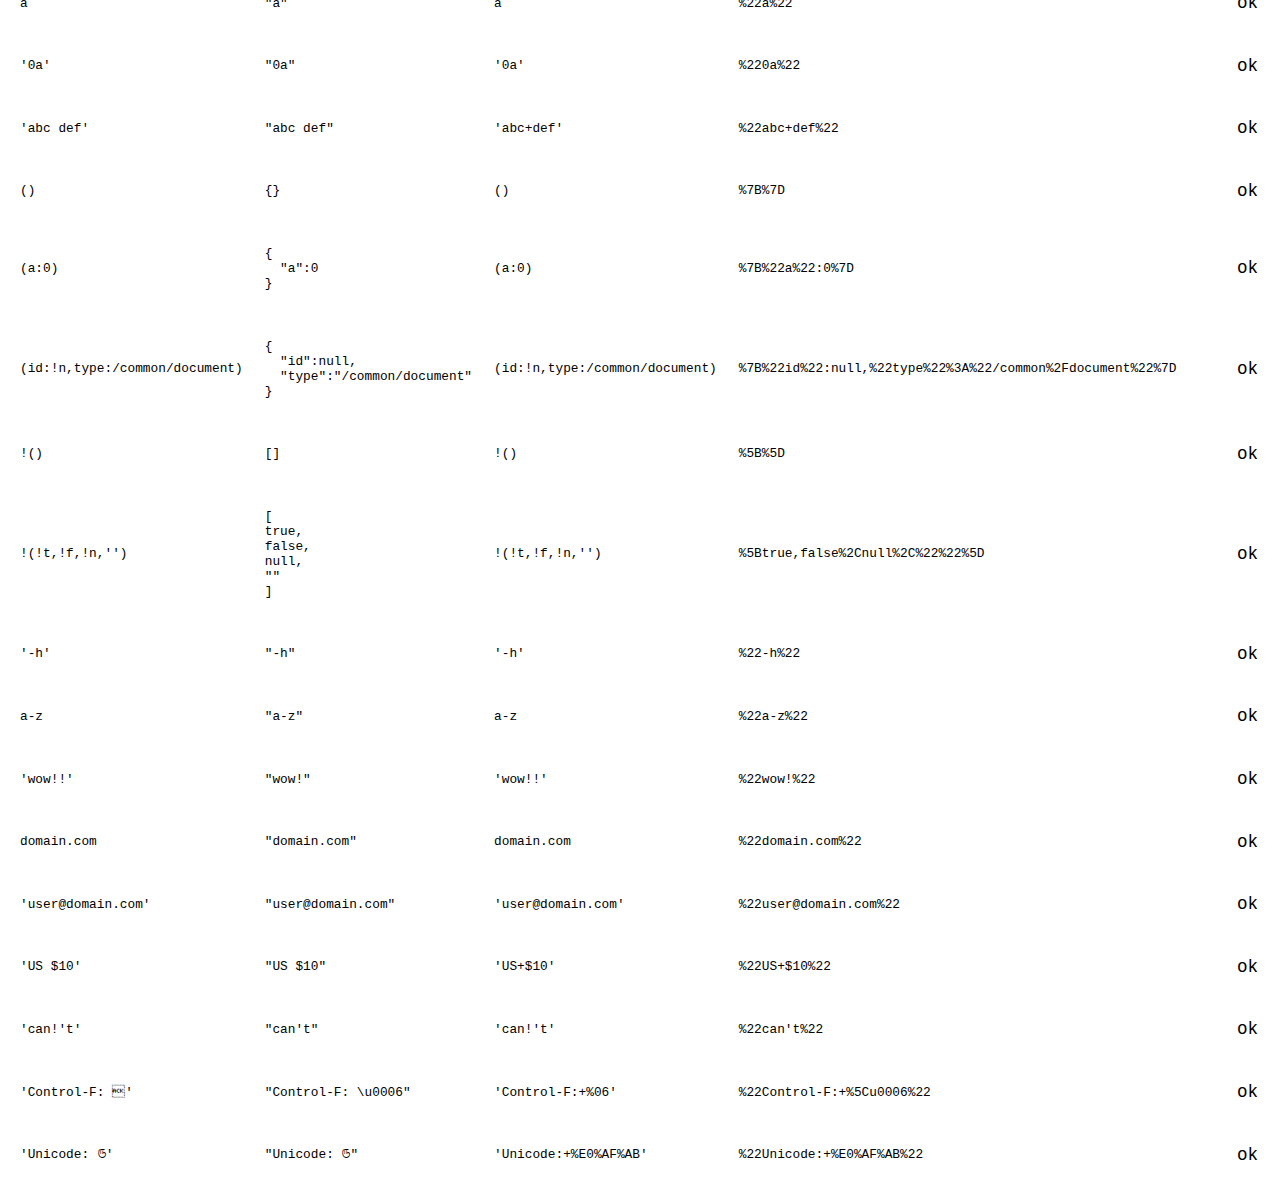
<file: static/apps/matchmaker/mjt/examples/rison.html>
<!DOCTYPE html PUBLIC "-//W3C//DTD XHTML 1.0 Transitional//EN"
	"http://www.w3.org/TR/xhtml1/DTD/xhtml1-transitional.dtd">
<html xmlns="http://www.w3.org/1999/xhtml" xml:lang="en" lang="en">
<head>
<meta http-equiv="Content-Type" content="text/html; charset=utf-8"></meta>
<title>rison - json for uris</title>
<script type="text/javascript" src="../mjt.js"></script>
<script type="text/javascript" src="../rison.js"></script>

<script type="text/javascript">//<![CDATA[

window.rison_examples = [
    "(a:0,b:1)",
    "(a:0,b:foo,c:'23skidoo')",
    "!t",
    "!f",
    "!n",
    "''",
    "0",
    "1.5",
    "-3",
    "1e30",
    "1e-30",
    "a",
    "'0a'",
    "'abc def'",
    "()",
    "(a:0)",
    "(id:!n,type:/common/document)",
    "!()",
    "!(!t,!f,!n,'')",
    "'-h'",
    "a-z",
    "'wow!!'",
    "domain.com",
    "'user@domain.com'",
    "'US $10'",
    "'can!'t'",
    "'Control-F: \u0006'",
    "'Unicode: \u0beb'"
];

window.indented_json = function (o, linesep) {
    if (typeof o != 'object')
        return JSON.stringify(o);

    if (o === null)
        return 'null';

    if (typeof linesep == 'undefined')
        linesep = '\n';

    var a, b, f, i, v;

    if (o instanceof Array) {
        var l = o.length;
        a = ['['];
        for (i = 0; i < l; i += 1) {
            v = o[i];
            v = indented_json(v, linesep + '  ');
            if (typeof v == 'string') {
                if (b) {
                    a[a.length] = ',';
                }
                a[a.length] = linesep;
                a[a.length] = v;
                b = true;
            }
        }
        if (b)
            a[a.length] = linesep;
        a[a.length] = ']';
        return a.join('');
    }

    a = ['{'];
    for (i in o) {
        v = o[i];
        v = indented_json(v, linesep + '  ');
        if (typeof v == 'string') {
            if (b) {
                a[a.length] = ',';
            }
            a[a.length] = linesep + '  ';
            a.push(JSON.stringify(i), ':', v);
            b = true;
        }
    }
    if (b)
        a[a.length] = linesep;
    a[a.length] = '}';
    return a.join('');
};

//]]></script>

<style type="text/css">

body {
  font-family: Helvetica, sans-serif;
}

tt,code,pre {
  font-family: "Monospace font handling in Firefox is braindead", monospace;
  font-size: 1.1em;
}

a:link {
  color: #06c;
  text-decoration: none;
}

a:visited {
  color: #06c;
  text-decoration:none;
}

a:hover {
  color: #06c;
  text-decoration: underline;
}

a[name]:hover {
  text-decoration: inherit; 
  color: inherit; 
  background: inherit
  }

p {
  margin:0.5em;
  max-width: 600px;
}

h1 {
  margin: 0.3em;
  color: #b20;
  font-weight: normal;
}

ul {
  padding: 0 20px;
}
  
li {
  margin: 5px;
  max-width: 550px;  
}

</style>


</head>

<body onload="mjt.run('top');">

<h1>Rison - Compact Data in URIs</h1>

<div style="float: right; border: 2px solid black; margin: 10px; padding: 10px; background-color: white;">
  modified from the <a href="http://json.org">json.org</a> grammar.<br></br>

  <dl>
    <dt><i>object</i></dt>
    <dd><tt><b>()</b></tt><br></br>
      <tt><b>(</b></tt> <i>members</i> <tt><b>)</b></tt> </dd>
    <dt><tt><b></b></tt></dt>

    <dt><i>members</i></dt>
    <dd><i>pair</i><br></br>
        <i>pair</i> <tt><b>,</b></tt> <i>members</i></dd>
    <dt><i>pair</i></dt>
    <dd><i>key</i> <tt><b>:</b></tt> <i>value</i></dd>

    <dt><i>array</i></dt>
    <dd><tt><b>!()</b></tt><br></br>
      <tt><b>!(</b></tt> <i>elements</i> <tt><b>)</b></tt></dd>

    <dt><i>elements</i></dt>
    <dd><i>value</i> <br></br>
        <i>value</i> <tt><b>,</b></tt> <i>elements</i></dd>

    <dt><i>key</i></dt>
    <dd><i>id</i><br></br>
      <i>string</i><br></br></dd>

    <dt><i>value</i></dt>
    <dd><i>id</i><br></br>
      <i>string</i><br></br>
      <i>number</i><br></br>
      <i>object</i><br></br>

      <i>array</i><br></br>
      <tt><b>!t</b></tt><br></br>
      <tt><b>!f</b></tt><br></br>
      <tt><b>!n</b></tt></dd>
  </dl>
  <hr align="center" width="144"/>
  <dl>

    <dt><i>id</i></dt>
    <dd>
      <i>idstart</i><br></br>
      <i>idstart idchars</i>
    </dd>

    <dt><i>idchars</i></dt>
    <dd><i>idchar</i><br></br>
        <i>idchar idchars</i></dd>

    <dt><i>idchar</i></dt>
    <dd>
      any alphanumeric ASCII character<br></br>
      any ASCII character from the set <tt>-_./~</tt><br></br>
      any non-ASCII Unicode character<br></br>
      <!-- not in &nbsp;&nbsp;&nbsp;&nbsp;<b><tt>'!=:(),*@$;&amp;</tt></b> -->
    </dd>

    <dt><i>idstart</i></dt>
    <dd>
      any <i>idchar</i> not in<br></br>
      &nbsp;&nbsp;&nbsp;&nbsp;<b><tt>-</tt></b>, <i>digit</i>
    </dd>

  </dl>
  <hr align="center" width="144"/>
  <dl>

    <dt><i>string</i></dt>
    <dd><tt><b>''</b></tt><br></br>
      <tt><b>'</b></tt> <i>strchars</i> <tt><b>'</b></tt></dd>
    <dt><i>strchars</i></dt>
    <dd><i>strchar</i><br></br>

      <i>strchar strchars</i></dd>

    <dt><i>strchar</i></dt>
    <dd>any Unicode character except<br></br>
        &nbsp;&nbsp;&nbsp;&nbsp;ASCII <b><tt>'</tt></b> and <b><tt>!</tt></b><br></br>
      <tt><b>!!</b></tt><br></br>
      <tt><b>!'</b></tt><br></br>

    </dd>

  </dl>
  <hr align="center" width="144"/>
  <dl>

    <dt><i>number</i></dt>
    <dd><i>int</i><br></br>

        <i>int frac</i><br></br>
        <i>int exp</i><br></br>
        <i>int frac exp</i>
    </dd>
    <dt><i>int</i></dt>
    <dd><i>digit</i><br></br>

      <i>digit1-9 digits</i>
    <br></br><tt><b>-</b></tt> <i>digit</i><br></br>
      <tt><b>-</b></tt> <i>digit1-9 digits</i>
    </dd>
    <dt><i>frac</i></dt>

    <dd><b><tt>.</tt></b> <i>digits</i></dd>
    <dt><i>exp</i></dt>
    <dd><i>e</i> <i>digits</i></dd>
    <dt><i>digits</i></dt>
    <dd><i>digit</i><br></br>

        <i>digit</i> <i>digits</i></dd>
    <dt><i>e</i></dt>
    <dd><b><tt>e</tt></b><br></br>
<b><tt>e-</tt></b><br></br>
</dd>
  </dl>
</div>


<p>
This page describes <i>Rison</i>, a data serialization
format optimized for compactness in URIs.  Rison is 
a slight variation of JSON that looks vastly superior
after URI encoding.  Rison still expresses exactly
the same set of data structures as JSON, so data can
be translated back and forth without loss or guesswork.
</p>

<p>
You can skip straight to some <a href="#examples">examples</a>,
or read on for more background.
</p>

<p>
Downloads:
<ul>
  <li><a href="../../dist/mjt-0.9.3/rison.js">rison.js</a> includes a
 Javascript Rison encoder
 (based on <a href="http://json.org">Douglas Crockford</a>'s
 <a href="http://json.org/json.js">json.js</a>)
 and decoder (based on <a href="http://osteele.com">Oliver Steele</a>'s
 <a href="http://osteele.com/sources/openlaszlo/json/">JSON for OpenLaszlo</a>).
</li>
<li><a href="http://freebase-python.googlecode.com/svn/trunk/freebase/rison.py">rison.py</a> contains a decoder in Python.
</li>
<li><a href="http://tfletcher.com/dev/">Tim Fletcher</a> has implemented <a href="http://rison.rubyforge.org/">Rison in Ruby</a> including both encoder and decoder.
</li>
</ul>
</p>



<h3>Why another data serialization format?</h3>

Rison is intended to meet the following goals, in roughly this order:
<ol>
  <li>Comply with <a href="http://gbiv.com/protocols/uri/rfc/rfc3986.html">URI specifications</a> and usage</li>
  <li>Express <b>nested</b> data structures</li>
  <li>Be <b>human-readable</b></li>
  <li>Be <b>compact</b></li>
</ol>

Rison is necessary because the obvious alternatives fail to meet these goals:
<ul>
  <li>URI-encoded XML and JSON are illegible and inefficient.
  </li>
  <li><a href="http://www.w3.org/TR/html4/interact/forms.html#form-content-type"
         >HTML Form encoding</a> rules the web but can only
         represent a flat list of string pairs.
  </li>
  <li>
         Ian Bicking's
         <a href="http://formencode.org/">FormEncode</a> package includes the
         <a href="http://formencode.org/Validator.html#id16">variabledecode</a>
         parser, an interesting convention for form encoding that allows
         nested lists and dictionaries.  However, it becomes inefficient
         with deeper nesting, and allows no terminal datatypes except
         strings.
  </li>
</ul>


<p>
Note that these goals are shaped almost entirely by the constraints of
URIs, though Rison has turned out to be useful in command-line tools
as well.  In the <i>body</i> of an HTTP request or response, length is
less critical and URI encoding can be avoided, so JSON would usually
be preferred to Rison.
</p>

<p>
Given that a new syntax is needed, Rison tries to innovate
as little as possible:
</p>

<ul>
  <li>
    It uses the same data model as, and a very similar syntax to 
    <a href="http://json.org">JSON</a>.  The Rison grammar is only
    a slight alteration of the JSON grammar.
  </li>
  <li>
    It introduces very little additional quoting, since we assume that
    URI encoding will be applied on top of the Rison encoding.
  </li>
</ul>

<h3>Differences from JSON syntax</h3>

<ul>
<li>
no whitespace is permitted except inside quoted strings.
</li>
<li>
almost all character escaping is left to the uri encoder.
</li>
<li>
single-quotes are used for quoting, but quotes can and should
be left off strings when the strings are simple identifiers.
</li>
<li>
the <tt>e+</tt> exponent format is forbidden, since
<tt>+</tt> is not safe in form values and the plain <tt>e</tt>
format is equivalent.
</li>
<li>
the <tt>E</tt>, <tt>E+</tt>, and <tt>E</tt> exponent formats are removed.
</li>
<li>
object keys should be lexically sorted when encoding.  the
intent is to improve url cacheability.
</li>
<li>
uri-safe tokens are used in place of the standard json tokens:
<table cellpadding="10px">
<tbody>
<tr>
<th>rison token</th>
<th>json token </th>
<th>meaning</th>
</tr>
<tr>
<td>'</td>
<td>"</td>
<td>string quote</td>
</tr>

<tr>
<td>!</td>
<td>\</td>
<td>string escape</td>
</tr>

<tr>
<td>(...)</td>
<td>{...}</td>
<td>object</td>
</tr>

<tr>
<td>!(...)</td>
<td>[...]</td>
<td>array</td>
</tr>

</tbody>
</table>
</li>

<li>
the JSON literals that look like identifiers (<tt>true</tt>, <tt>false</tt> and <tt>null</tt>)
are represented as <tt>!</tt> sequences:

<table cellpadding="10px">
<tbody>
<tr>
<th>rison token</th>
<th>json token </th>
</tr>

<tr>
<td>!t</td>
<td>true</td>
</tr>

<tr>
<td>!f</td>
<td>false</td>
</tr>
<tr>
<td>!n</td>
<td>null</td>
</tr>


</tbody>
</table>
</li>
</ul>

<p>
The <tt>!</tt> character plays two similar but different roles,
as an escape character within strings, and as a marker for
special values.  This may be confusing.
</p>

<p>
Notice that services can distinguish Rison-encoded strings
from JSON-encoded strings by checking the first character.
Rison structures start with <tt>(</tt> or <tt>!(</tt>.
JSON structures start with <tt>[</tt> or <tt>{</tt>.
This means that a service which expects a JSON encoded
object or array can accept Rison-encoded objects without
loss of compatibility.
</p>


<h3>Interaction with URI %-encoding</h3>
<p>
Rison syntax is designed to produce strings that be legible
after being
<a href="http://www.w3.org/TR/html4/interact/forms.html#form-content-type"
>form-encoded</a> for the
<a href="http://gbiv.com/protocols/uri/rfc/rfc3986.html#query">query</a>
section of a URI.  None of the characters in the
Rison syntax need to be URI encoded in that context,
though the data itself may require URI encoding.  Rison
tries to be orthogonal to the %-encoding process - it
just defines a string format that should survive
%-encoding with very little bloat.  Rison quoting is
only applied when necessary to quote characters that
might otherwise be interpreted as special syntax.
</p>

<p>
Note that most URI encoding libraries are very conservative,
percent-encoding many characters that are legal according to
<a href="http://gbiv.com/protocols/uri/rfc/rfc3986.html">RFC 3986</a>.
For example, Javascript's builtin <code>encodeURIComponent()</code>
function will still make Rison strings difficult to read. 
The rison.js library includes a more tolerant URI encoder.
</p>

<p>
Rison uses its own quoting for strings, using the single
quote (<tt><b>'</b></tt>) as a string delimiter and the
exclamation point (<tt><b>!</b></tt>) as the string escape
character.  Both of these characters are legal in uris.
Rison quoting is largely inspired by Unix shell command
line parsing.
</p>

<p>
All Unicode characters other than <tt><b>'</b></tt> and
<tt><b>!</b></tt> are legal inside quoted strings.  This
includes newlines and control characters.  Quoting
all such characters is left to the %-encoding process.
</p>

<h3>Interaction with IRIs</h3>
<p>
This still needs to be addressed.  Advice from an IRI
expert would be very welcome.
</p>
<p>
Particular attention
should be paid to Unicode characters that may be interpreted
as Rison syntax characters.
</p>
<p>
The <i>idchars</i> set is hard to define well.  The goal
is to include foreign language alphanumeric characters
and some punctuation that is common in identifiers
("<tt>_</tt>", "<tt>-</tt>", "<tt>.</tt>", "<tt>/</tt>",
and others).
However, whitespace and most punctuation characters should
require quoting.
</p>

<h3>Emailing URIs</h3>
<p>
Most text emailers are conservative about what they turn into
a hyperlink, and they will assume that characters like '(' mean
the end of the URI.  This results in broken, truncated links.
</p>

<p>
This is actually a problem with URI encoding rather than with
Rison, but it comes up a lot in practice.  You could use Rison
with a more aggressive URI encoder to generate emailable URIs.

You can also wrap your emailed URIs in angle brackets:
<tt>&lt;http://...&gt;</tt>
which some mail readers have better luck with.
</p>

<h3>Further Rationale</h3>

<p>
<b>Passing data in URIs</b> is necessary in many situations.
Many web services rely on the HTTP GET method, which can take
advantage of an extensive deployed caching infrastructure.
Browsers also have different capabilities for GET, including
the crucial ability to make cross-site requests.
It is also very convenient to store the state of a small
browser application in the URI.
</p>

<p>
<b>Human readability</b> makes everything go faster.
Primarily this means avoiding URI encoding whenever possible.
This requires careful choice of characters for the syntax,
and a tolerant URI encoder that only encodes characters when
absolutely necessary.
</p>

<p>
<b>Compactness</b> is important because of implementation
limits on URI length.  Internet Explorer is once again the
weakest link at 2K.
One could certainly invent a more compact representation by dropping the
human-readable constraint and using a compression algorithm.
</p>


<h3>Variations</h3>

There are several variations on Rison which are useful or at
least thought-provoking.

<h4>O-Rison</h4>

<p>
When you know the parameter being encoded will always be an object,
always wrapping it in a containing <tt>()</tt> is unnecessary and
hard to explain.  Until you've dealt with nested structures,
the need for parentheses is hard to explain.  In this case you
may wish to declare that the argument is encoded in <i>O-Rison</i>,
which can be translated to Rison by wrapping it in parentheses.
</p>

<p>
Here's a URI with a single query argument which is a nested
structure:
    <tt>http://example.com/service?query=(q:'*',start:10,count:10)</tt>
</p>

<p>
This is more legible if you specify that the argument is O-Rison
instead of Rison, and leave the containing <tt>()</tt> as implied:
    <tt>http://example.com/service?query=q:'*',start:10,count:10</tt>
</p>

<p>
This seems to be useful in enough situations that it is worth
defining the term <i>O-Rison</i>.
</p>

<h4>A-Rison</h4>

<p>
Similarly, sometimes you know the value will always be
an array.  Instead of specifying a Rison argument:
    <tt>.../?items=!(item1,item2,item3)</tt>
you can specify the far more legible A-Rison argument:
    <tt>.../?items=item1,item2,item3</tt>
</p>

<h4>Accepting other delimiters</h4>

<p>
Notice that O-Rison looks almost like a drop-in replacement for
<a href="http://www.w3.org/TR/html4/interact/forms.html#form-content-type">
URL form encoding</a>, with two substitutions:
</p>
<ul>
  <li>"<tt>:</tt>" for "<tt>=</tt>"</li>
  <li>"<tt>,</tt>" for "<tt>&amp;</tt>"</li>
</ul>
<p>
We could expand the Rison parser
to treat all of "<tt>,</tt>", "<tt>&amp;</tt>", and "<tt>;</tt>" as
valid item separators and both "<tt>:</tt>" and "<tt>=</tt>" as
key-value separators.  In this case the vast majority of 
URI queries would form a flat subset of O-Rison.  The exceptions
are services that depend on ordering of query parameters or
allow duplicate parameter names.
</p>

<p>
This extension doesn't change the parsing of standard Rison
strings because "<tt>&amp;</tt>", "<tt>=</tt>", and "<tt>;</tt>"
are already illegal in Rison identifiers.
</p>

<h3><a name="examples">Examples</a></h3>

<p>
These examples compare Rison and JSON representations of
identical values.  The table is generated in the browser
using <a href="http://mjtemplate.org/">mjt</a>.
</p>

<p>
The compression ratio column shows
<tt>(1&nbsp;-&nbsp;encoded_rison_size)&nbsp;/&nbsp;encoded_json_size.</tt>
</p>
<p>
On a log of Freebase mqlread service URIs, the queries were from
35% to 45% smaller when encoded with Rison.
</p>
<p>
URI encoding is done with a custom URI encoder which is less aggressive
than Javascript's built-in <tt>encodeURIComponent()</tt>.
</p>

<div id="top" style="display:none;">

  <table cellpadding="10px">
    <tbody>
    <tr>
      <th>Rison</th>
      <th>JSON</th>
      <th>URI-encoded Rison</th>
      <th>URI-encoded JSON</th>
      <th>roundtrip test</th>
      <th>compression</th>
    </tr>
    <tr mjt.for="r in rison_examples">
        <td mjt.script="">
            var test = rison.decode(r);
            if (typeof(test) != 'undefined') {
                var json = JSON.stringify(test);
                var urljson = rison.quote(json);
                var ur = rison.quote(r);
                var r2 = rison.encode(test);
            }
        </td>
  
        <td><tt style="font-size:0.8em">${r}</tt></td>
  
        <td><pre style="font-size:0.8em">${indented_json(test)}</pre></td>
  
        <td><tt style="font-size:0.8em">$ur</tt></td>

        <td><tt style="font-size:0.8em">$urljson</tt></td>

        <td><tt>
            <span mjt.if="typeof(r2)=='undefined'" style="color:red">undefined</span>
            <span mjt.elif="r!=r2" style="color:red">$r2</span>
            <span mjt.else="">ok</span>
        </tt></td>
        <td>
          <div>
          ${Math.round(100 * (1.0 - ur.length / urljson.length))}%</div>
        </td>
    </tr>
    </tbody>
  </table>
</div>

</body>
</html>
</file>
<file: static/apps/matchmaker/mjt/examples/schemas/chrome.css>
/***
basics
***/
body {
	/* background: #213039; */
	background: #ededed;
	font-family: Arial, Helvetica, sans-serif;	
	font-size: 85%;
	color: #000000;	
}

/*b/c ie doesn't cascade everything*/
body table,
body li {
	font-size: 1em;
  	font-family: Arial, Helvetica, sans-serif;	
	color: #000000;
}
#content {
	background: white;
}

#rightGutter {
	background: url('/metaweb/resources/images/templates/shared/blue_right_bkd.gif') repeat-x top;
}
#rightGutterContent {
	background: url('/metaweb/resources/images/templates/shared/blue_right_corner.gif') no-repeat top right;
}

#leftGutter {
	background: url('/metaweb/resources/images/templates/filter/gray_left_bkd.gif') repeat-x top;	
}

#leftGutterContent {
	background: url('/metaweb/resources/images/templates/shared/yellowgray_top_left_corner.gif') no-repeat top left;
}
#fullPage {
	background: url('/metaweb/resources/images/templates/shared/yellowwhite_top_left_corner.gif') no-repeat top left;
}


/*links*/
a:link {
  color: #005ecd;
  text-decoration: none;
}
a:visited {
  color: #6b4489;
  text-decoration:none;
}
a:hover {
  color: #006ee9;
  text-decoration: underline;
}

a.stublink {
  color: #a32100;
  text-decoration:none;
}

a.stublink:hover {
	text-decoration: underline;
}

a.stublink:visited {
	color: #c45032;
	text-decoration: none;
}

/***
header
***/
#header {
	background: url('/metaweb/resources/images/chrome/header_bkd.gif') repeat-x white;
	height: 72px;
}

#header table {
	background: url('/metaweb/resources/images/chrome/header_right_bkd.gif') top right no-repeat;
	height: 72px;
}
/*logo size and img*/
#header #logo {
	width: 128px;
	height: 72px;
}

#header img {
	border: 0px;
}

/*nav and signup area*/
#header #signup {
	color: #f5f5f5;
}

#header #signup a {
	color: #f2c488;
}

#header #centerbkd {
	background: url('/metaweb/resources/images/chrome/header_center_bkd.gif') no-repeat top left;
	height: 72px;
}

/*Search*/

#header #search {
	background: url('/metaweb/resources/images/chrome/search_bkd.png') no-repeat top right;
}

* html #header #search {
	filter:progid:DXImageTransform.Microsoft.AlphaImageLoader(src='/metaweb/resources/images/chrome/search_bkd.png',
	sizingMethod='crop');
	background: none;
}

.SearchBox .TextInput input {
	border-color: #565656;	
	color: #767676;
}
.SearchBox button {
	border: 1px solid #565656;
}


/***
footer
***/
#basicfooter,
#footer {
	background: white;
}


#basicfooter #cc,
#footer #cc {
	color: #777777;
}

#basicfooter #cc a,
#footer #cc a {
	color: #898989;
}

/***
basic low-level components
***/
/*text input*/
.AutocompleteInput input,
.TextInput input,
.MetawebImageDialog input {
	border: 1px solid #9a9a9a;
	font-family: Arial, Helvetica, sans-serif;
}

.AutocompleteInput input:focus,
.TextInput input:focus,
.MetawebImageDialog input:focus {
	outline:  1px solid #006ee9;
} 

.AutocompleteInput input {
	background: url('/metaweb/resources/images/components/editform/autocomplete_bkd.gif') no-repeat top left #ffffff;
	text-indent: 3px;
}

.TextInput input,
.MetawebImageDialog input {
	background: #fff url('/metaweb/resources/images/chrome/form_bkd.gif')  repeat-x;
}

.editFormDiv .Button,
.editFormDiv .TextInput input,
.editFormDiv .AutocompleteInput input {
	border: 1px solid #565656;
}

.editFormDiv .Button.disabled {
	border: 1px solid #d0d0d0;
}

.disabled input {
	border: 1px solid #bcbcbc !important; /*override border on .TextInput*/
}
.editFormDiv .disabled {
	color:#9a9a9a;
}


/*Buttons*/
.Button {
	background: url(/metaweb/resources/images/chrome/button_bkd.gif) bottom left repeat-x white;
	color: black;
	border: 1px solid #9a9a9a;
	font-family: Arial, Helvetica, sans-serif;
}
button.disabled {
	background-color:#eee;
	color:#ccc;
	border: 1px solid #d0d0d0;
}
button:focus,
.readOnly #discuss button:focus,
.readOnly #instances button:focus {
	outline:  1px solid #006ee9;
}
/*moreButton on domains page*/
.moreButton {
	color: #005bc1;
}

/*Menus*/
.AutocompleteList .listItemSelected { 
  background-color:#97bedf;
  color: #000000;
}
.AutocompleteList li:hover,
* html .AutocompleteList .listItemHover {
	background-color: #c1e1fd;
}
 
.PopupMenu li:hover,
.selectMenuOpen li:hover,
* html .PopupMenu .listItemHover,
* html .selectMenuOpen .listItemHover { 
	background-color:#97bedf;
	color: #000000;
	text-decoration: none;
}

/*collection titles*/
.MenuLabel {
	color: #275789;
	font-family: Arial, Helvetica, sans-serif;
}
#rightGutter .MenuLabel {
	color: #275789;
}
#leftGutter .MenuLabel {
	color: #6f6f6f;
}



#PageTitle .MenuLabel{
	color: black;
}
#attributes .MenuLabel {
	color: black;
}
#conceptTypes .MenuLabel {
	color: black; /*#a42a11*/
}
#breadcrumb  {
	color: white !important;
	background: url('/metaweb/resources/images/templates/shared/yellow_gradient.jpg') no-repeat top left white;
}

#breadcrumb #PageTitle {
	background: url('/metaweb/resources/images/templates/shared/white_right_corner.gif') no-repeat top right;	
}

/*hover and focus on titles*/
.PopupMenuLabel:hover,
.readOnly #discuss .PopupMenuLabel:hover,
.readOnly #instances .PopupMenuLabel:hover,
* html .popupMenuLabelHover,
* html .readOnly #discuss .popupMenuLabelHover,
* html .readOnly #instances .popupMenuLabelHover {
	background: url(/metaweb/resources/images/chrome/button_bkd.gif) bottom left repeat-x white;
	border: 1px solid #9a9a9a;
}

#PageTitle .PopupMenuLabel:hover,
*html #PageTitle .popupMenuLabelHover {/*turn off hover on title*/
	background:none;
	border: none;
}
.MenuLabel:focus,
.readOnly #discuss .MenuLabel:focus,
.readOnly #instances .MenuLabel:focus {/*when focus goes back to title, add background*/
	background: url(/metaweb/resources/images/chrome/button_bkd.gif) bottom left repeat-x white;
}

/***
List Collections
***/
.emptyMessage{
	color: #7d7d7d;
	font-style: italic;
}

.SimpleMetawebListItem:hover,
.MediatorListItem:hover,
.DeepPropertyListItem:hover,
.MetawebWebpageListItem:hover,
.MetawebBooleanListItem:hover,
.MetawebDateTimeListItem:hover,
.readOnly #instances .SimpleMetawebListItem:hover {
	background-color: #dbe7f2;
}

* html #attributes .listItemHover {	
	background-color: #dbe7f2;
}
/*readonly*/
.readOnly .SimpleMetawebListItem:hover,
.readOnly .MediatorListItem:hover,
.readOnly .DeepPropertyListItem:hover,
.readOnly .MetawebWebpageListItem:hover,
.readOnly .MetawebBooleanListItem:hover,
.readOnly .MetawebDateTimeListItem:hover {
	background: none;
}
* html #attributes .readOnly .listItemHover {	
	background: none;
}

#conceptTypes .listItemSelected .primary{
	background-color:#979797;
	color: white;
}
#conceptTypes .listItemSelected:hover,
* html #conceptTypes .listItemSelectedHover {
	background: #979797 !important;
}

/*reorder list */
#reorderList li:hover,
* html #reorderList .listItemHover{
	background-color:#b5c9e2;
}
#reorderList .listItemSelected{
	background-color:#8fc3f3;
}
#reorderList  li{
	background-color:#e8f4ff;
}

/*PreviewList & UserList*/
.PreviewListItem .Label,
.MetawebUserListItem .Label {
	font-weight:bold;
}

.PreviewListItem .TypeList {
	font-weight:normal !important;
	font-style: italic;
	color: #9a9a9a;
}

.PreviewImage img {
	border: 1px solid #c8c8c3;
	background-color: #fff;
}


/***
Image Flipbook
***/
.ImageFlipbook {
	border: 1px solid #ececec;
	background:#ffffff; 
}

/***
Article Collection tabs
***/
.ArticleCollection .HTMLListItem {
	border: 0px;
}
/*turn off tab look on single article, if showing*/
.singleArticle .tabs, 
.singleArticle .tabPadder,
.singleArticle .tabs li, 
.singleArticle .tabs li.listItemSelected span,
.singleArticle .tabs li.listItemSelected em {
	background:none !important;
}
.singleArticle .tabs span,
.singleArticle li.listItemSelected em {
	font-size: 1.1em;
	font-weight:bold;
	color: #275789 !important;
}
.singleArticle .header {
	border:none !important;
}

/*normal tabs*/
.ArticleCollection .header {
	border-bottom: 1px solid #d8d8d8;
}
.tabs {
	background: url('/metaweb/resources/images/components/shared/tab_back_left.gif') no-repeat top left;
}
.tabPadder { 
	background: url('/metaweb/resources/images/components/shared/tab_back_right.gif') no-repeat top right;
}
.ArticleCollection .tabs li {
	background:  url('/metaweb/resources/images/components/shared/tab_back.gif') repeat-x top;
	border-top: 1px solid #cecece;
}

.ArticleCollection .tabs li.listItemSelected {
	border-top: none;
}
.tabs span { /* text on the tabs */
	text-decoration: none;
	color: #005bc1;
	font-size: .9em;
}
.tabs li.listItemSelected span {
	background: url('/metaweb/resources/images/components/shared/tab_on_left.gif') no-repeat top left;
}
.tabs li.listItemSelected em {
	color: #456a15;
	background: url('/metaweb/resources/images/components/shared/tab_on_right.gif') no-repeat top right;
}

/***
Text Area
***/
.EditableMetawebText .title {
	font-size: 1.2em;
	font-weight:bold;
	color: #275789 !important;
}

/***
Filtering
***/
/*criteria pane*/
#FilterCriteria {
	background: url('/metaweb/resources/images/templates/filter/filter_top_left_corner.gif') no-repeat top left #d9d9d9;
}
#FilterCriteria h1 {
	font-size: 1.2em;
	color: #9e6c27;
}
.FilterPropertyListItem .Label {
	color: #6f6f6f;
	font-size: 1.1em;
	font-weight: bold;
}
/*criteria*/
.FilterCriteriaListItem .Label {
	font-size: .9em;
	font-weight:bold;
}
.FilterCriteriaListItem .DeleteButton {
	background: url(/metaweb/resources/images/templates/filter/delete.gif) no-repeat top #d9d9d9 !important;
	border: 0px !important;

}


/***
 Error and success messages 
***/
.DateTimeInput .errormessage {
	border: none;
	background:none;
}

.errormessage {
	border: 1px solid #B03C1F;
	color: #B03C1F;
	background: url('/metaweb/resources/images/templates/shared/error_message_icon.gif') no-repeat 8px 8px #FFAD9F;
}

.successmessage,
#successmessage {
	border: 1px solid #6A7A39;
	color: #6A7A39;
	background: url('/metaweb/resources/images/templates/shared/success_message_icon.gif') no-repeat 8px 8px #DBE5C1;
}
</file>
<file: static/lib/closure-library/closure/goog/css/multitestrunner.css>
/*
 * Copyright 2008 The Closure Library Authors. All Rights Reserved.
 *
 * Use of this source code is governed by the Apache License, Version 2.0.
 * See the COPYING file for details.
 */

/* Author: pupius@google.com (Daniel Pupius) */

.goog-testrunner {
  background-color: #EEE;
  border: 1px solid #999;
  padding: 10px;
  padding-bottom: 25px;
}

.goog-testrunner-progress {
  width: auto;
  height: 20px;
  background-color: #FFF;
  border: 1px solid #999;
}

.goog-testrunner-progress table {
  width: 100%;
  height: 20px;
  border-collapse: collapse;
}

.goog-testrunner-buttons {
  margin-top: 7px;
}

.goog-testrunner-buttons button {
  width: 75px;
}

.goog-testrunner-log,
.goog-testrunner-report,
.goog-testrunner-stats {
  margin-top: 7px;
  width: auto;
  height: 400px;
  background-color: #FFF;
  border: 1px solid #999;
  font: normal medium monospace;
  padding: 5px;
  overflow: auto;  /* Opera doesn't support overflow-y. */
  overflow-y: scroll;
  overflow-x: auto;
}

.goog-testrunner-report div {
  margin-bottom: 6px;
  border-bottom: 1px solid #999;
}

.goog-testrunner-stats table {
  margin-top: 20px;
  border-collapse: collapse;
  border: 1px solid #EEE;
}

.goog-testrunner-stats td,
.goog-testrunner-stats th {
  padding: 2px 6px;
  border: 1px solid #F0F0F0;
}

.goog-testrunner-stats th {
  font-weight: bold;
}

.goog-testrunner-stats .center {
  text-align: center;
}

.goog-testrunner-progress-summary {
  font: bold small sans-serif;
}

.goog-testrunner iframe {
  position: absolute;
  left: -640px;
  top: -480px;
  width: 640px;
  height: 480px;
  margin: 0;
  border: 0;
  padding: 0;
}

.goog-testrunner-report-failure {
  color: #900;
}

.goog-testrunner-reporttab,
.goog-testrunner-logtab,
.goog-testrunner-statstab {
  float: left;
  width: 50px;
  height: 16px;
  text-align: center;
  font: normal small arial, helvetica, sans-serif;
  color: #666;
  background-color: #DDD;
  border: 1px solid #999;
  border-top: 0;
  cursor: pointer;
}

.goog-testrunner-reporttab,
.goog-testrunner-logtab {
  border-right: 0;
}

.goog-testrunner-activetab {
  font-weight: bold;
  color: #000;
  background-color: #CCC;
}
</file>
<file: static/apps/matchmaker/mjt/doc/style.css>
/* style sheet for rst2html output  */

body {
  font-family: Helvetica, sans-serif;
  margin: 0;
  padding: 0;
}

a:link {
  color: #06c;
  text-decoration: none;
}

a:visited {
  color: #06c;
  text-decoration:none;
}

a:hover {
  color: #06c;
  text-decoration: underline;
}

a[name]:hover {
  text-decoration: inherit; 
  color: inherit; 
  background: inherit
  }

p {
  font-size: 1em;
  max-width: 550px;
  line-height: 1.1em;
}

span.pre {
}

h2 {
  margin: 0;
  color: #b20;
  font-weight: normal;
}

ul {
  padding: 0 20px;
}
  
li {
  margin: 5px;
  max-width: 550px;  
}
  
.document {
  margin: 10px 15px;
  border-top: 3px double #06c;
  border-bottom: 3px double #06c;
}

.title { 
  text-align: right;
  margin: 10px;
  color: #b20;
  font-size: 3em;
  font-weight: normal;
  font-style: italic;
  }
  
.section {
  margin: 20px 10px;
  padding: 0;
}

.literal-block {
  border-top: 1px solid #b20;
  border-bottom: 1px solid #b20;
  padding: 10px 0;
}

/* for live side-by-side mjt demo tables */

.example { 
  width: 100%;
  border-spacing: 0;
  border-collapse: collapse;
  margin: 0 0 10px 0;
  }

.example_in, .example_out { 
  width: 50%;
  padding: 5px;
  border: 1px solid #999;
  }

.example_in .literal-block, .example_out .literal-block { 
  border: 0;
  }
</file>
